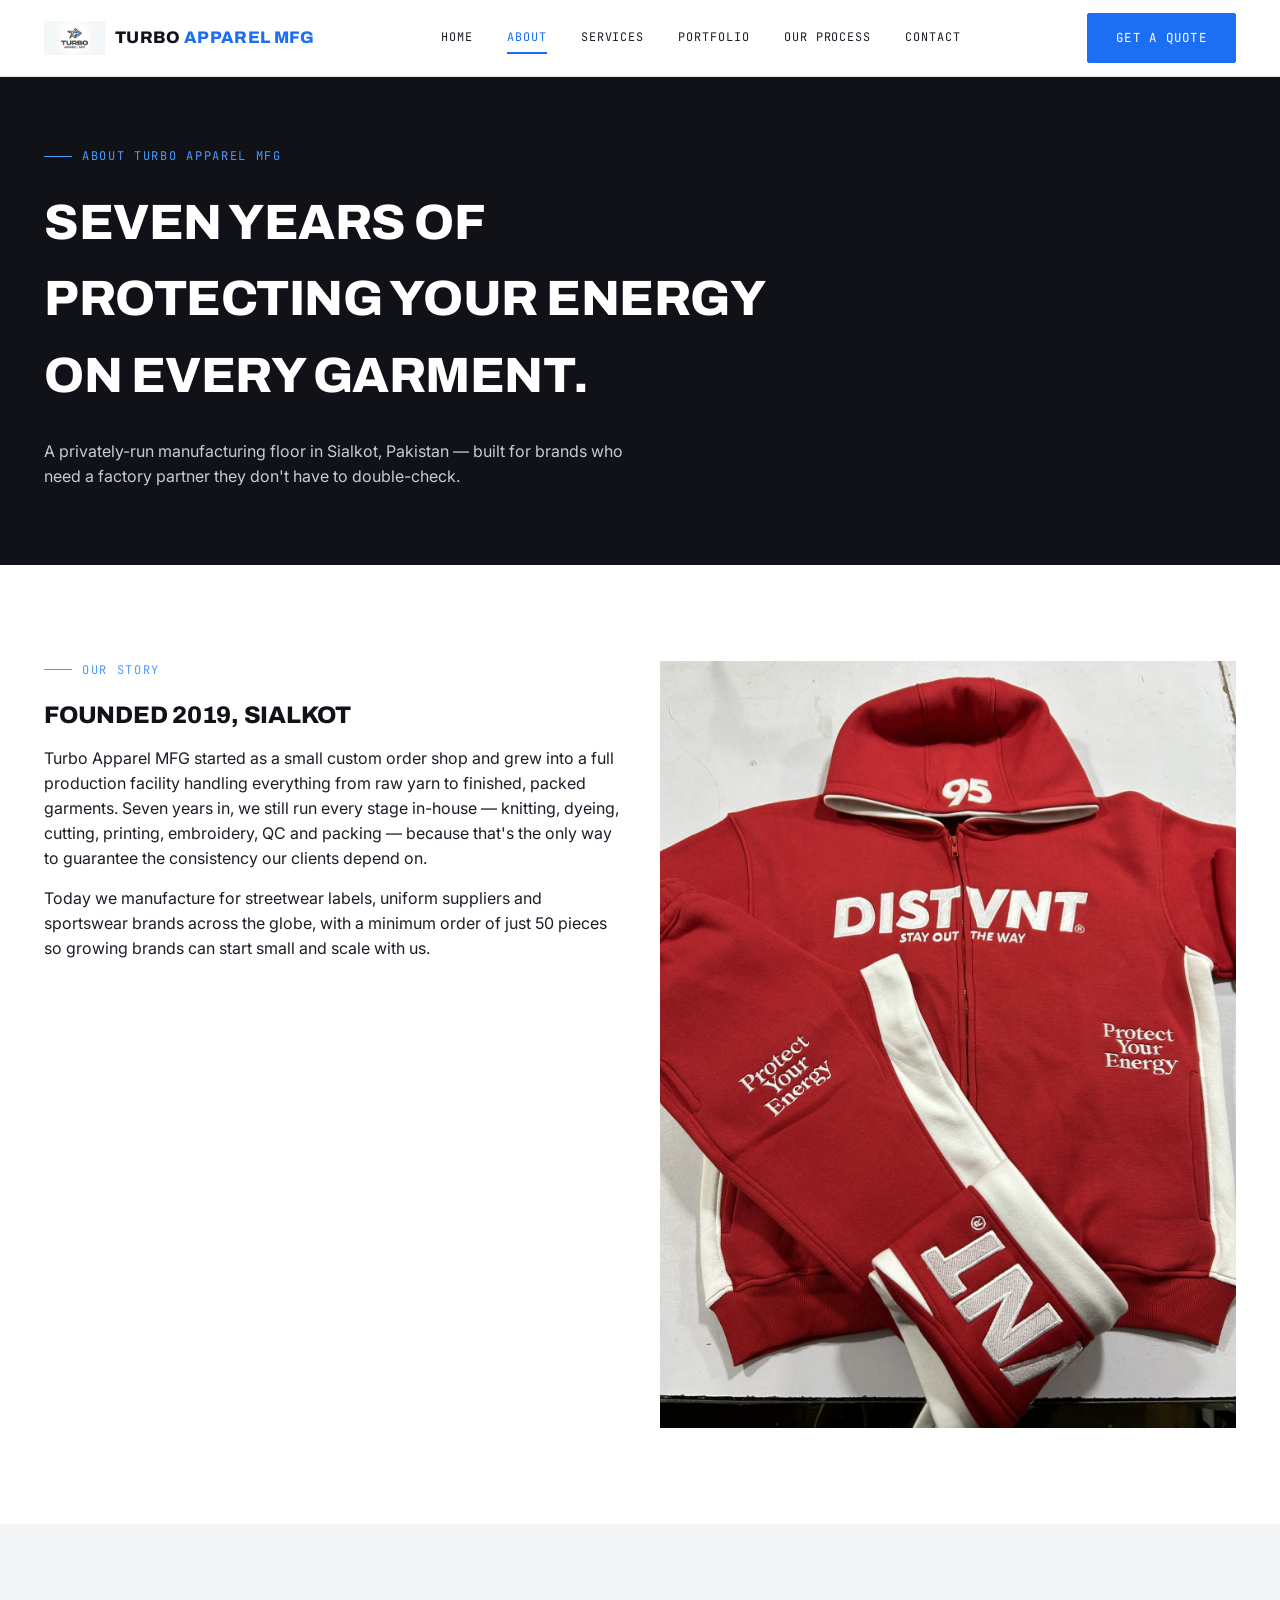
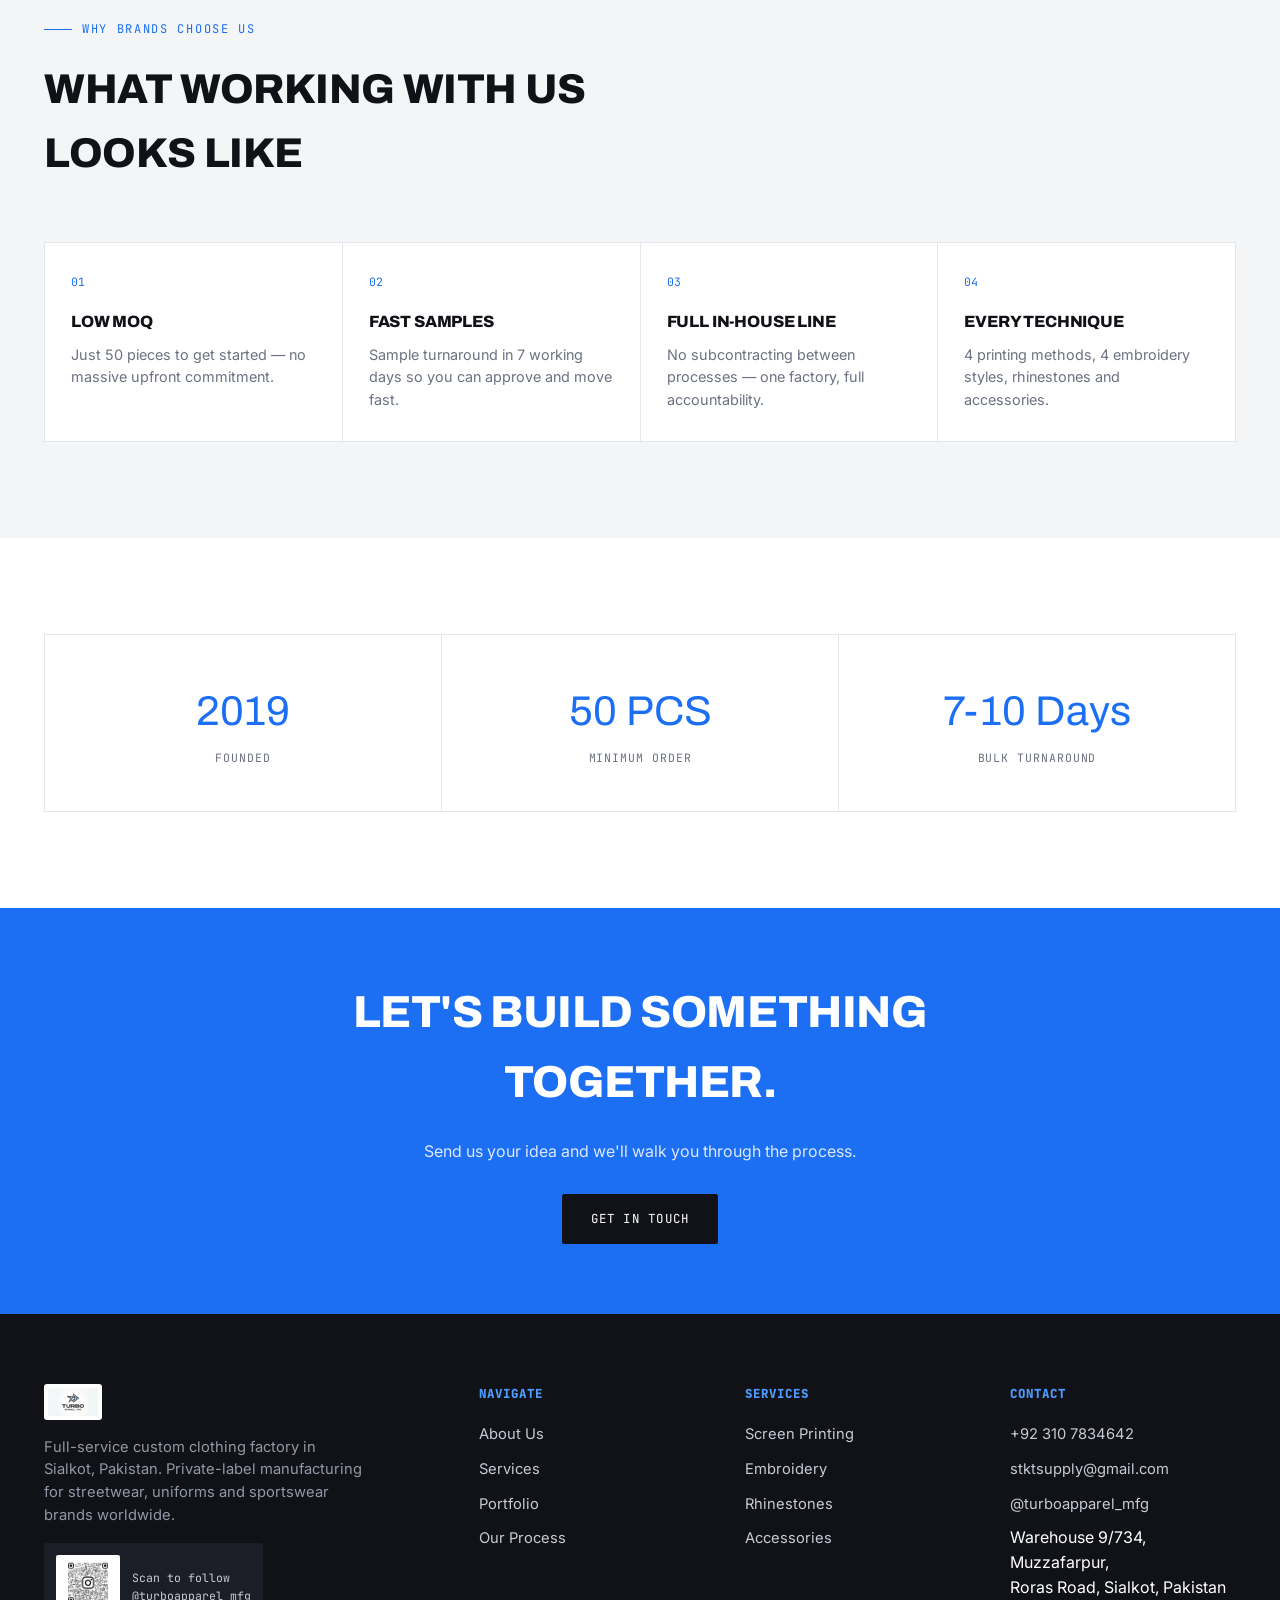
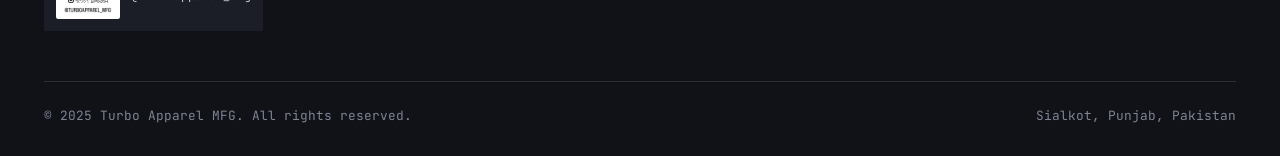
<file: about.html>
<!DOCTYPE html>
<html lang="en">
<head>
<meta charset="UTF-8">
<meta name="viewport" content="width=device-width, initial-scale=1.0">
<title>About Us — Turbo Apparel MFG</title>
<meta name="description" content="Turbo Apparel MFG has manufactured custom apparel from Sialkot, Pakistan since 2019 — full in-house production from fabric to finished product.">
<link rel="preconnect" href="https://fonts.googleapis.com">
<link href="https://fonts.googleapis.com/css2?family=Archivo:wght@700;800;900&family=Inter:wght@400;500;600;700&family=JetBrains+Mono:wght@400;500&display=swap" rel="stylesheet">
<link rel="stylesheet" href="styles.css">
</head>
<body>

<header class="site">
  <div class="container nav-wrap">
    <a href="index.html" class="brand">
      <img src="assets/logo/logo.jpg" alt="Turbo Apparel MFG logo">
      <span class="brand-name">TURBO <span>APPAREL MFG</span></span>
    </a>
    <nav class="main-links">
      <a href="index.html">Home</a>
      <a href="about.html" class="active">About</a>
      <a href="services.html">Services</a>
      <a href="portfolio.html">Portfolio</a>
      <a href="process.html">Our Process</a>
      <a href="contact.html">Contact</a>
    </nav>
    <div class="nav-cta">
      <a href="contact.html" class="btn btn-primary">Get A Quote</a>
      <button class="nav-toggle" aria-label="Menu"><span></span><span></span><span></span></button>
    </div>
  </div>
</header>

<section class="page-hero">
  <div class="container">
    <div class="eyebrow">About Turbo Apparel MFG</div>
    <h1>Seven years of<br>protecting your energy<br>on every garment.</h1>
    <p>A privately-run manufacturing floor in Sialkot, Pakistan — built for brands who need a factory partner they don't have to double-check.</p>
  </div>
</section>

<section>
  <div class="container grid-2">
    <div>
      <div class="eyebrow">Our Story</div>
      <h2>Founded 2019, Sialkot</h2>
      <p>Turbo Apparel MFG started as a small custom order shop and grew into a full production facility handling everything from raw yarn to finished, packed garments. Seven years in, we still run every stage in-house — knitting, dyeing, cutting, printing, embroidery, QC and packing — because that's the only way to guarantee the consistency our clients depend on.</p>
      <p>Today we manufacture for streetwear labels, uniform suppliers and sportswear brands across the globe, with a minimum order of just 50 pieces so growing brands can start small and scale with us.</p>
    </div>
    <div>
      <img src="assets/portfolio/distvnt-2.jpg" alt="Custom red DISTVNT tracksuit manufactured by Turbo Apparel MFG">
    </div>
  </div>
</section>

<section class="bg-off">
  <div class="container">
    <div class="section-head">
      <div class="eyebrow">Why Brands Choose Us</div>
      <h2>What working with us looks like</h2>
    </div>
    <div class="services-grid">
      <div class="service-card">
        <span class="service-num">01</span>
        <h3>Low MOQ</h3>
        <p>Just 50 pieces to get started — no massive upfront commitment.</p>
      </div>
      <div class="service-card">
        <span class="service-num">02</span>
        <h3>Fast Samples</h3>
        <p>Sample turnaround in 7 working days so you can approve and move fast.</p>
      </div>
      <div class="service-card">
        <span class="service-num">03</span>
        <h3>Full In-House Line</h3>
        <p>No subcontracting between processes — one factory, full accountability.</p>
      </div>
      <div class="service-card">
        <span class="service-num">04</span>
        <h3>Every Technique</h3>
        <p>4 printing methods, 4 embroidery styles, rhinestones and accessories.</p>
      </div>
    </div>
  </div>
</section>

<section>
  <div class="container">
    <div class="stat-strip">
      <div class="stat"><div class="num">2019</div><div class="label">Founded</div></div>
      <div class="stat"><div class="num">50 PCS</div><div class="label">Minimum Order</div></div>
      <div class="stat"><div class="num">7-10 Days</div><div class="label">Bulk Turnaround</div></div>
    </div>
  </div>
</section>

<div class="cta-band">
  <div class="container">
    <h2>Let's build something<br>together.</h2>
    <p>Send us your idea and we'll walk you through the process.</p>
    <a href="contact.html" class="btn btn-dark">Get In Touch</a>
  </div>
</div>

<footer class="site">
  <div class="container">
    <div class="footer-grid">
      <div class="footer-brand">
        <img src="assets/logo/logo.jpg" alt="Turbo Apparel MFG" style="height:36px;margin-bottom:16px;background:#fff;padding:4px;border-radius:3px;">
        <p>Full-service custom clothing factory in Sialkot, Pakistan. Private-label manufacturing for streetwear, uniforms and sportswear brands worldwide.</p>
        <div class="qr-box">
          <img src="assets/misc/instagram-qr.jpg" alt="Instagram QR code @turboapparel_mfg">
          <span>Scan to follow<br>@turboapparel_mfg</span>
        </div>
      </div>
      <div>
        <h4>Navigate</h4>
        <ul>
          <li><a href="about.html">About Us</a></li>
          <li><a href="services.html">Services</a></li>
          <li><a href="portfolio.html">Portfolio</a></li>
          <li><a href="process.html">Our Process</a></li>
        </ul>
      </div>
      <div>
        <h4>Services</h4>
        <ul>
          <li><a href="services.html">Screen Printing</a></li>
          <li><a href="services.html">Embroidery</a></li>
          <li><a href="services.html">Rhinestones</a></li>
          <li><a href="services.html">Accessories</a></li>
        </ul>
      </div>
      <div>
        <h4>Contact</h4>
        <ul>
          <li><a href="https://wa.me/923107834642">+92 310 7834642</a></li>
          <li><a href="mailto:stktsupply@gmail.com">stktsupply@gmail.com</a></li>
          <li><a href="https://instagram.com/turboapparel_mfg">@turboapparel_mfg</a></li>
          <li>Warehouse 9/734, Muzzafarpur,<br>Roras Road, Sialkot, Pakistan</li>
        </ul>
      </div>
    </div>
    <div class="footer-bottom">
      <span>© 2025 Turbo Apparel MFG. All rights reserved.</span>
      <span>Sialkot, Punjab, Pakistan</span>
    </div>
  </div>
</footer>

<script src="script.js"></script>
</body>
</html>
</file>
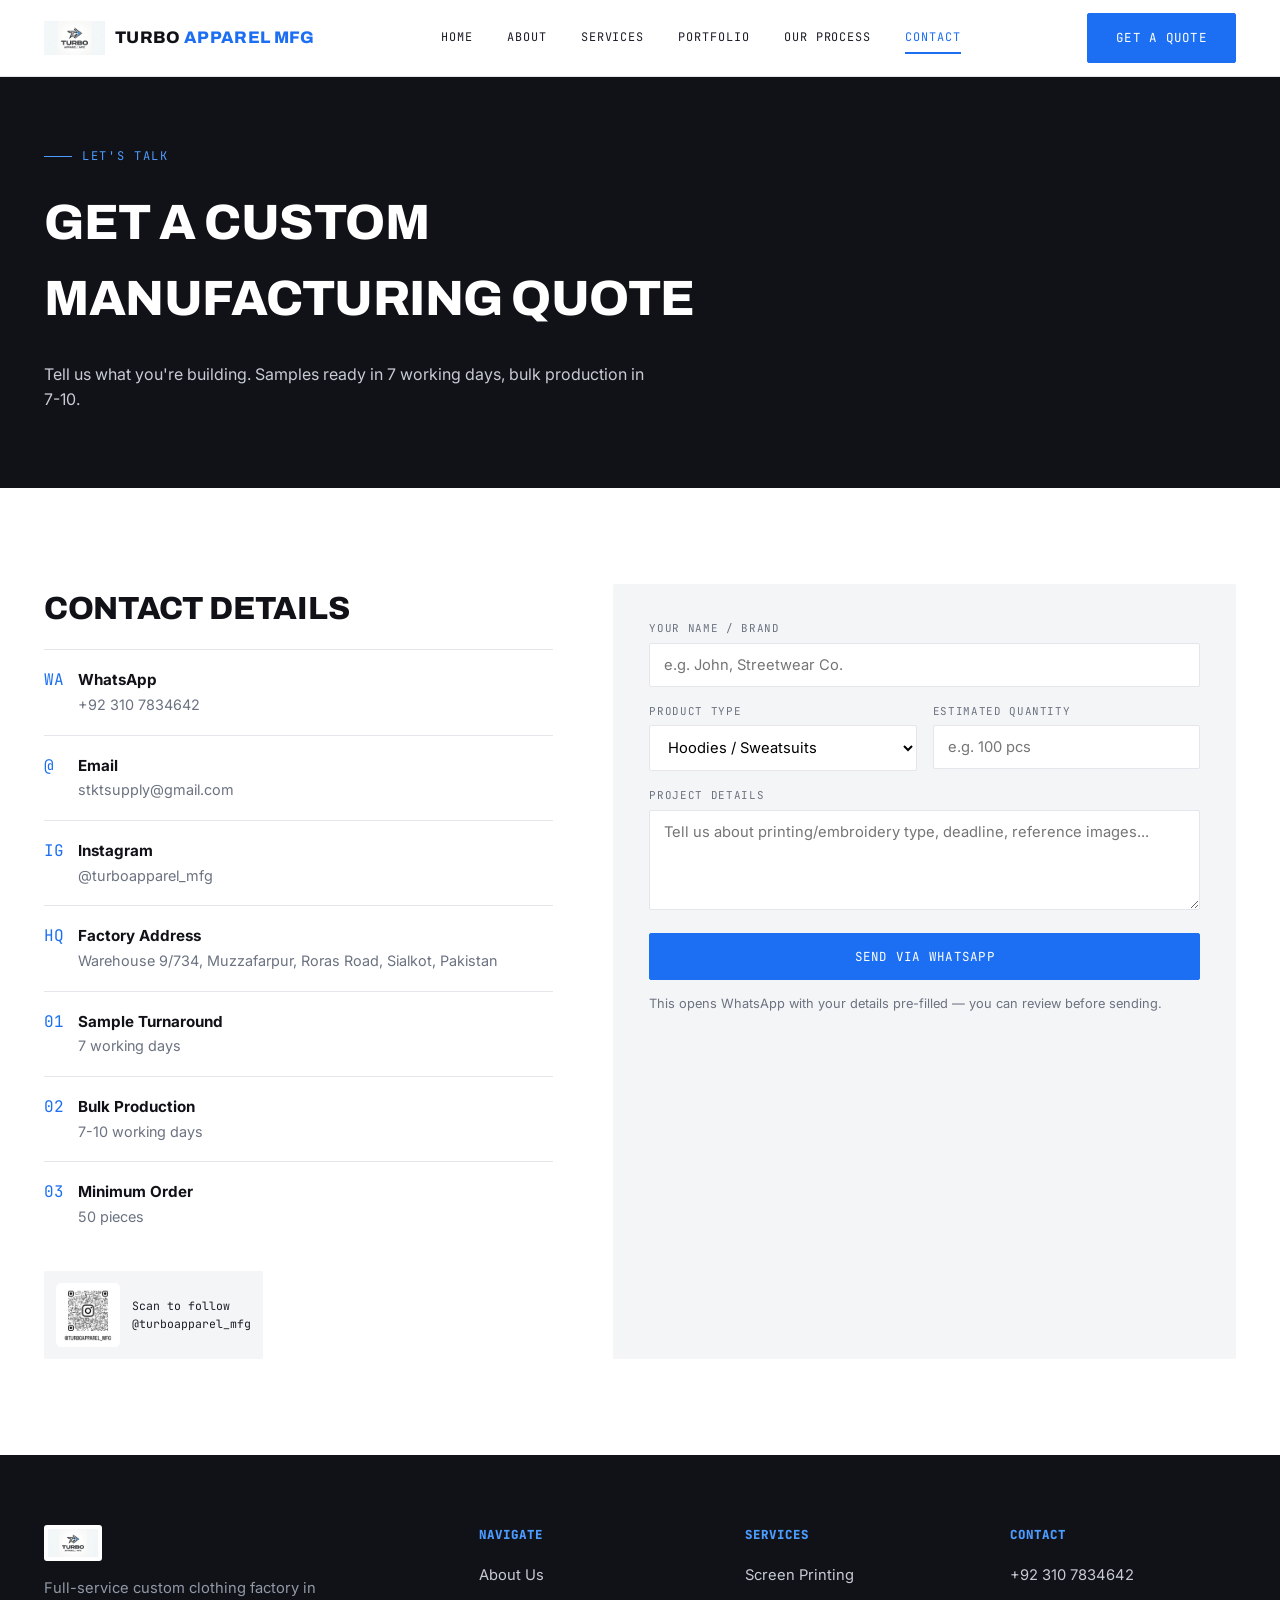
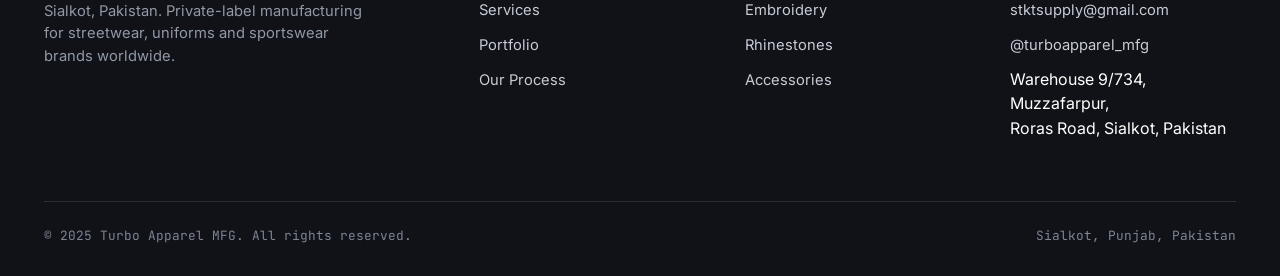
<file: contact.html>
<!DOCTYPE html>
<html lang="en">
<head>
<meta charset="UTF-8">
<meta name="viewport" content="width=device-width, initial-scale=1.0">
<title>Get A Quote — Turbo Apparel MFG</title>
<meta name="description" content="Request a custom manufacturing quote from Turbo Apparel MFG, Sialkot, Pakistan. WhatsApp, email or fill out our quote form.">
<link rel="preconnect" href="https://fonts.googleapis.com">
<link href="https://fonts.googleapis.com/css2?family=Archivo:wght@700;800;900&family=Inter:wght@400;500;600;700&family=JetBrains+Mono:wght@400;500&display=swap" rel="stylesheet">
<link rel="stylesheet" href="styles.css">
</head>
<body>

<header class="site">
  <div class="container nav-wrap">
    <a href="index.html" class="brand">
      <img src="assets/logo/logo.jpg" alt="Turbo Apparel MFG logo">
      <span class="brand-name">TURBO <span>APPAREL MFG</span></span>
    </a>
    <nav class="main-links">
      <a href="index.html">Home</a>
      <a href="about.html">About</a>
      <a href="services.html">Services</a>
      <a href="portfolio.html">Portfolio</a>
      <a href="process.html">Our Process</a>
      <a href="contact.html" class="active">Contact</a>
    </nav>
    <div class="nav-cta">
      <a href="contact.html" class="btn btn-primary">Get A Quote</a>
      <button class="nav-toggle" aria-label="Menu"><span></span><span></span><span></span></button>
    </div>
  </div>
</header>

<section class="page-hero">
  <div class="container">
    <div class="eyebrow">Let's Talk</div>
    <h1>Get a custom<br>manufacturing quote</h1>
    <p>Tell us what you're building. Samples ready in 7 working days, bulk production in 7-10.</p>
  </div>
</section>

<section>
  <div class="container quote-wrap">
    <div class="quote-info">
      <h2>Contact Details</h2>
      <div class="info-row">
        <div class="ico">WA</div>
        <div><b>WhatsApp</b><span><a href="https://wa.me/923107834642">+92 310 7834642</a></span></div>
      </div>
      <div class="info-row">
        <div class="ico">@</div>
        <div><b>Email</b><span><a href="mailto:stktsupply@gmail.com">stktsupply@gmail.com</a></span></div>
      </div>
      <div class="info-row">
        <div class="ico">IG</div>
        <div><b>Instagram</b><span><a href="https://instagram.com/turboapparel_mfg">@turboapparel_mfg</a></span></div>
      </div>
      <div class="info-row">
        <div class="ico">HQ</div>
        <div><b>Factory Address</b><span>Warehouse 9/734, Muzzafarpur, Roras Road, Sialkot, Pakistan</span></div>
      </div>
      <div class="info-row">
        <div class="ico">01</div>
        <div><b>Sample Turnaround</b><span>7 working days</span></div>
      </div>
      <div class="info-row">
        <div class="ico">02</div>
        <div><b>Bulk Production</b><span>7-10 working days</span></div>
      </div>
      <div class="info-row">
        <div class="ico">03</div>
        <div><b>Minimum Order</b><span>50 pieces</span></div>
      </div>
      <div class="qr-box" style="background:var(--off);margin-top:24px;">
        <img src="assets/misc/instagram-qr.jpg" alt="Instagram QR code @turboapparel_mfg">
        <span style="color:var(--ink-soft);">Scan to follow<br>@turboapparel_mfg</span>
      </div>
    </div>

    <form class="quote-form" id="quoteForm">
      <div class="form-row full">
        <div>
          <label for="q-name">Your Name / Brand</label>
          <input type="text" id="q-name" placeholder="e.g. John, Streetwear Co." required>
        </div>
      </div>
      <div class="form-row">
        <div>
          <label for="q-product">Product Type</label>
          <select id="q-product">
            <option>Hoodies / Sweatsuits</option>
            <option>Uniforms / Workwear</option>
            <option>Sportswear / Activewear</option>
            <option>T-Shirts</option>
            <option>Trucker Hats</option>
            <option>Socks</option>
            <option>Gloves</option>
            <option>Other</option>
          </select>
        </div>
        <div>
          <label for="q-qty">Estimated Quantity</label>
          <input type="text" id="q-qty" placeholder="e.g. 100 pcs">
        </div>
      </div>
      <div class="form-row full">
        <div>
          <label for="q-message">Project Details</label>
          <textarea id="q-message" placeholder="Tell us about printing/embroidery type, deadline, reference images..."></textarea>
        </div>
      </div>
      <button type="submit" class="btn btn-primary" style="width:100%;justify-content:center;">Send Via WhatsApp</button>
      <p style="font-size:.8rem;color:var(--text-muted);margin-top:14px;margin-bottom:0;">This opens WhatsApp with your details pre-filled — you can review before sending.</p>
    </form>
  </div>
</section>

<footer class="site">
  <div class="container">
    <div class="footer-grid">
      <div class="footer-brand">
        <img src="assets/logo/logo.jpg" alt="Turbo Apparel MFG" style="height:36px;margin-bottom:16px;background:#fff;padding:4px;border-radius:3px;">
        <p>Full-service custom clothing factory in Sialkot, Pakistan. Private-label manufacturing for streetwear, uniforms and sportswear brands worldwide.</p>
      </div>
      <div>
        <h4>Navigate</h4>
        <ul>
          <li><a href="about.html">About Us</a></li>
          <li><a href="services.html">Services</a></li>
          <li><a href="portfolio.html">Portfolio</a></li>
          <li><a href="process.html">Our Process</a></li>
        </ul>
      </div>
      <div>
        <h4>Services</h4>
        <ul>
          <li><a href="services.html">Screen Printing</a></li>
          <li><a href="services.html">Embroidery</a></li>
          <li><a href="services.html">Rhinestones</a></li>
          <li><a href="services.html">Accessories</a></li>
        </ul>
      </div>
      <div>
        <h4>Contact</h4>
        <ul>
          <li><a href="https://wa.me/923107834642">+92 310 7834642</a></li>
          <li><a href="mailto:stktsupply@gmail.com">stktsupply@gmail.com</a></li>
          <li><a href="https://instagram.com/turboapparel_mfg">@turboapparel_mfg</a></li>
          <li>Warehouse 9/734, Muzzafarpur,<br>Roras Road, Sialkot, Pakistan</li>
        </ul>
      </div>
    </div>
    <div class="footer-bottom">
      <span>© 2025 Turbo Apparel MFG. All rights reserved.</span>
      <span>Sialkot, Punjab, Pakistan</span>
    </div>
  </div>
</footer>

<script src="script.js"></script>
</body>
</html>
</file>
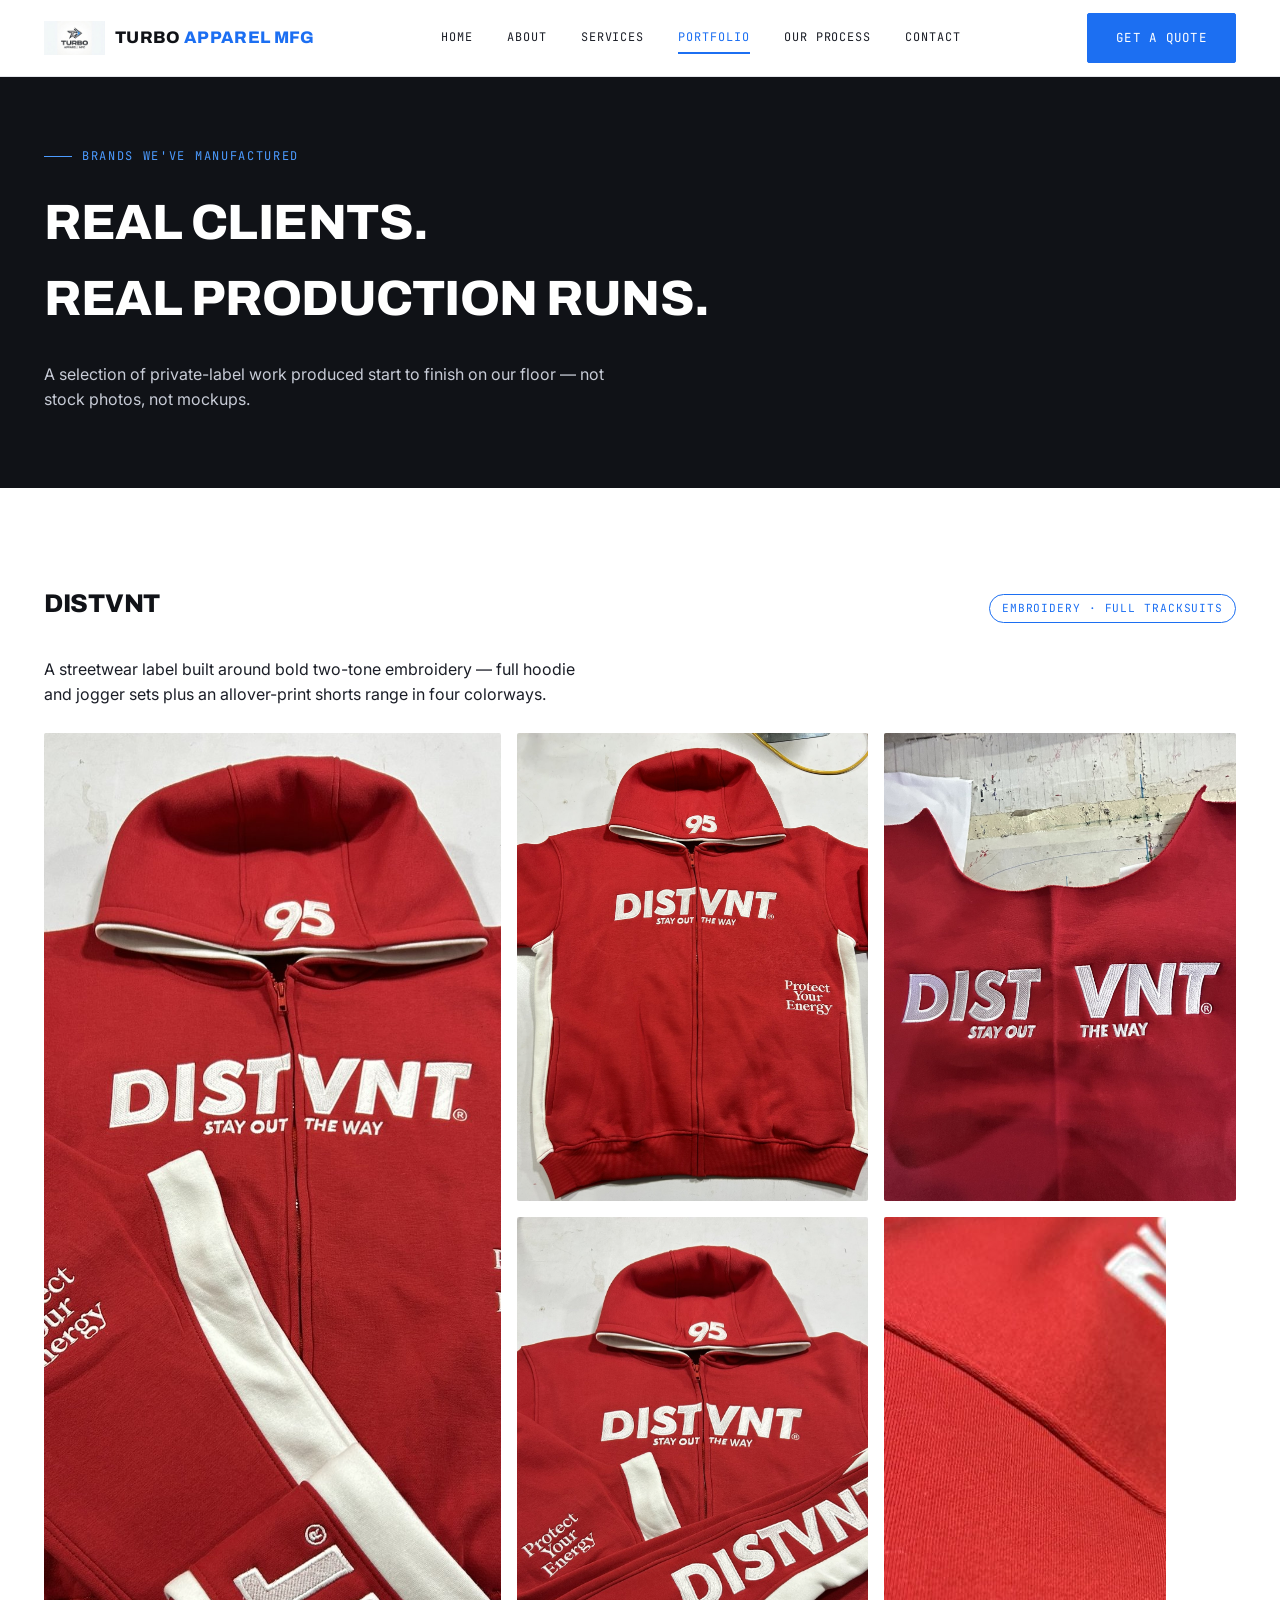
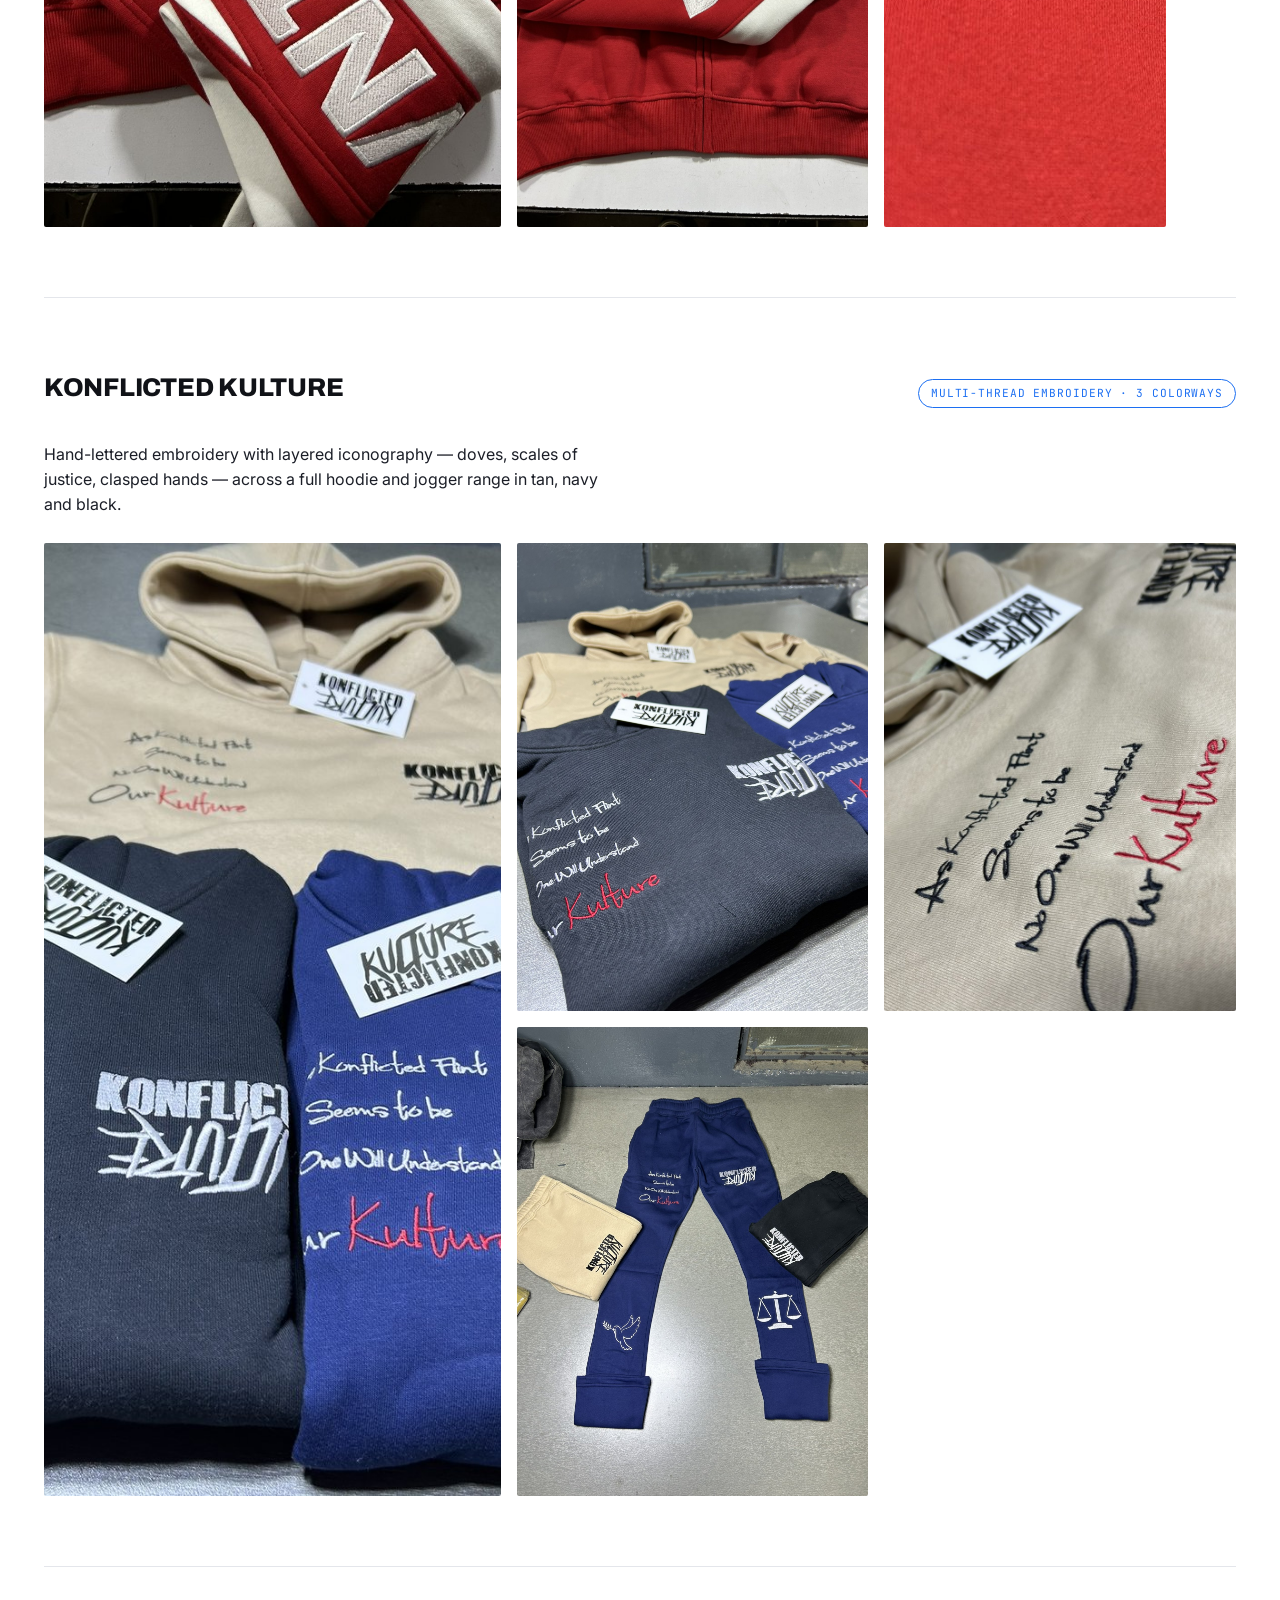
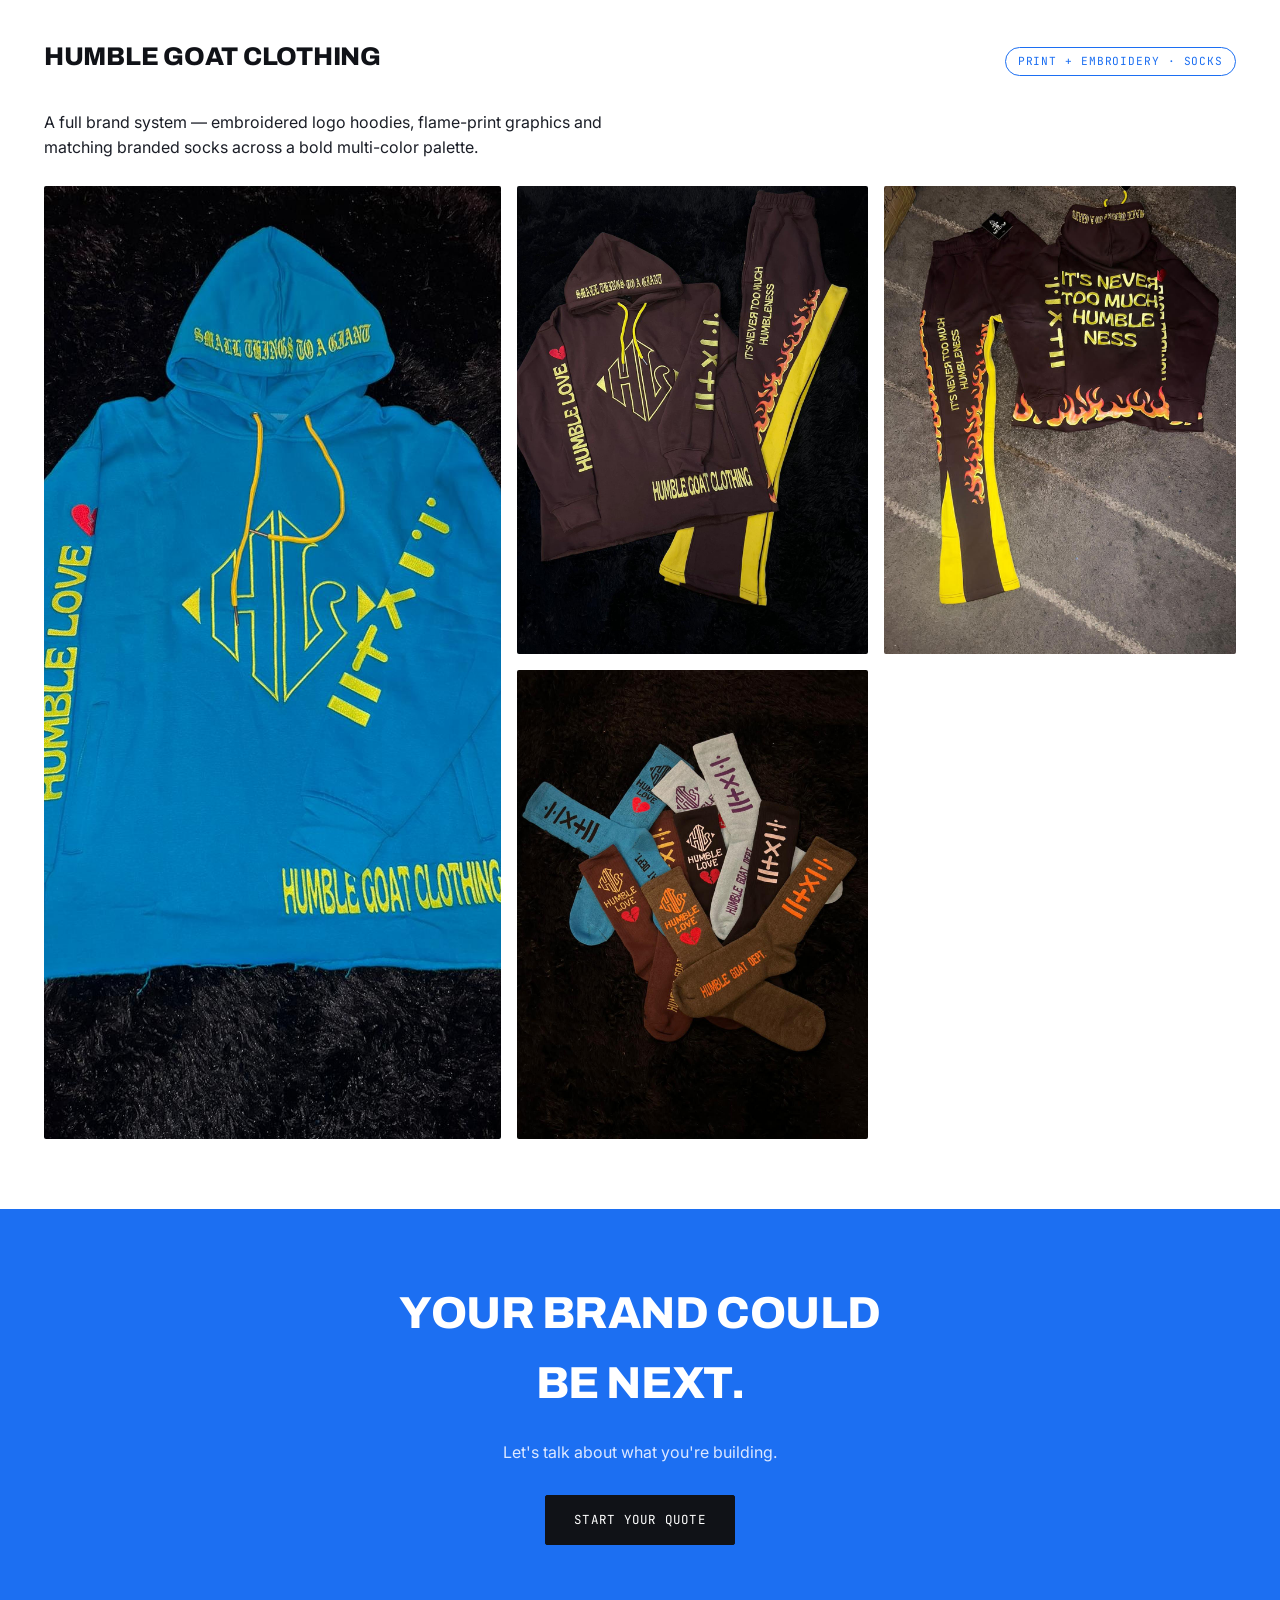
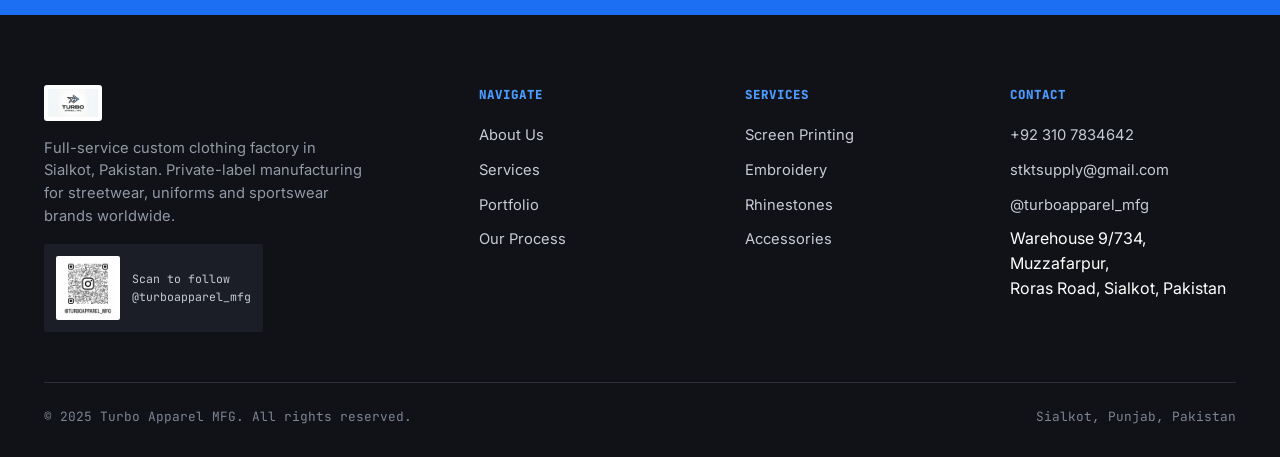
<file: portfolio.html>
<!DOCTYPE html>
<html lang="en">
<head>
<meta charset="UTF-8">
<meta name="viewport" content="width=device-width, initial-scale=1.0">
<title>Portfolio — Turbo Apparel MFG</title>
<meta name="description" content="Real private-label brands manufactured by Turbo Apparel MFG — DISTVNT, Konflicted Kulture, Humble Goat Clothing and more.">
<link rel="preconnect" href="https://fonts.googleapis.com">
<link href="https://fonts.googleapis.com/css2?family=Archivo:wght@700;800;900&family=Inter:wght@400;500;600;700&family=JetBrains+Mono:wght@400;500&display=swap" rel="stylesheet">
<link rel="stylesheet" href="styles.css">
</head>
<body>

<header class="site">
  <div class="container nav-wrap">
    <a href="index.html" class="brand">
      <img src="assets/logo/logo.jpg" alt="Turbo Apparel MFG logo">
      <span class="brand-name">TURBO <span>APPAREL MFG</span></span>
    </a>
    <nav class="main-links">
      <a href="index.html">Home</a>
      <a href="about.html">About</a>
      <a href="services.html">Services</a>
      <a href="portfolio.html" class="active">Portfolio</a>
      <a href="process.html">Our Process</a>
      <a href="contact.html">Contact</a>
    </nav>
    <div class="nav-cta">
      <a href="contact.html" class="btn btn-primary">Get A Quote</a>
      <button class="nav-toggle" aria-label="Menu"><span></span><span></span><span></span></button>
    </div>
  </div>
</header>

<section class="page-hero">
  <div class="container">
    <div class="eyebrow">Brands We've Manufactured</div>
    <h1>Real clients.<br>Real production runs.</h1>
    <p>A selection of private-label work produced start to finish on our floor — not stock photos, not mockups.</p>
  </div>
</section>

<section style="padding-bottom:0;">
  <div class="container">

    <div class="brand-block" style="border-top:none;padding-top:0;">
      <div class="brand-head">
        <h3>DISTVNT</h3>
        <span class="tag-pill">Embroidery · Full Tracksuits</span>
      </div>
      <p style="max-width:560px;margin-bottom:26px;">A streetwear label built around bold two-tone embroidery — full hoodie and jogger sets plus an allover-print shorts range in four colorways.</p>
      <div class="brand-photos">
        <img class="tall" src="assets/portfolio/distvnt-2.jpg" alt="DISTVNT red hoodie and jogger set">
        <img src="assets/portfolio/distvnt-1.jpg" alt="DISTVNT hoodie flat lay">
        <img src="assets/portfolio/distvnt-macro.jpg" alt="DISTVNT embroidery macro detail">
        <img src="assets/portfolio/distvnt-3.jpg" alt="DISTVNT full sweatsuit set">
        <img src="assets/portfolio/distvnt-shorts.jpg" alt="DISTVNT allover print shorts in four colorways">
      </div>
    </div>

    <div class="brand-block">
      <div class="brand-head">
        <h3>Konflicted Kulture</h3>
        <span class="tag-pill">Multi-Thread Embroidery · 3 Colorways</span>
      </div>
      <p style="max-width:560px;margin-bottom:26px;">Hand-lettered embroidery with layered iconography — doves, scales of justice, clasped hands — across a full hoodie and jogger range in tan, navy and black.</p>
      <div class="brand-photos">
        <img class="tall" src="assets/portfolio/kk-1.jpg" alt="Konflicted Kulture hoodie collection, three colorways">
        <img src="assets/portfolio/kk-2.jpg" alt="Konflicted Kulture folded hoodies with hang tags">
        <img src="assets/portfolio/kk-macro.jpg" alt="Konflicted Kulture embroidery macro detail">
        <img src="assets/portfolio/kk-3.jpg" alt="Konflicted Kulture jogger with dove and scales embroidery">
      </div>
    </div>

    <div class="brand-block">
      <div class="brand-head">
        <h3>Humble Goat Clothing</h3>
        <span class="tag-pill">Print + Embroidery · Socks</span>
      </div>
      <p style="max-width:560px;margin-bottom:26px;">A full brand system — embroidered logo hoodies, flame-print graphics and matching branded socks across a bold multi-color palette.</p>
      <div class="brand-photos">
        <img class="tall" src="assets/portfolio/hgc-2.jpg" alt="Humble Goat Clothing blue embroidered hoodie">
        <img src="assets/portfolio/hgc-1.jpg" alt="Humble Goat Clothing brown and yellow tracksuit">
        <img src="assets/portfolio/hgc-3.jpg" alt="Humble Goat Clothing flame print tracksuit">
        <img src="assets/portfolio/hgc-socks.jpg" alt="Humble Goat Clothing custom branded socks">
      </div>
    </div>

  </div>
</section>

<div class="cta-band">
  <div class="container">
    <h2>Your brand could<br>be next.</h2>
    <p>Let's talk about what you're building.</p>
    <a href="contact.html" class="btn btn-dark">Start Your Quote</a>
  </div>
</div>

<footer class="site">
  <div class="container">
    <div class="footer-grid">
      <div class="footer-brand">
        <img src="assets/logo/logo.jpg" alt="Turbo Apparel MFG" style="height:36px;margin-bottom:16px;background:#fff;padding:4px;border-radius:3px;">
        <p>Full-service custom clothing factory in Sialkot, Pakistan. Private-label manufacturing for streetwear, uniforms and sportswear brands worldwide.</p>
        <div class="qr-box">
          <img src="assets/misc/instagram-qr.jpg" alt="Instagram QR code @turboapparel_mfg">
          <span>Scan to follow<br>@turboapparel_mfg</span>
        </div>
      </div>
      <div>
        <h4>Navigate</h4>
        <ul>
          <li><a href="about.html">About Us</a></li>
          <li><a href="services.html">Services</a></li>
          <li><a href="portfolio.html">Portfolio</a></li>
          <li><a href="process.html">Our Process</a></li>
        </ul>
      </div>
      <div>
        <h4>Services</h4>
        <ul>
          <li><a href="services.html">Screen Printing</a></li>
          <li><a href="services.html">Embroidery</a></li>
          <li><a href="services.html">Rhinestones</a></li>
          <li><a href="services.html">Accessories</a></li>
        </ul>
      </div>
      <div>
        <h4>Contact</h4>
        <ul>
          <li><a href="https://wa.me/923107834642">+92 310 7834642</a></li>
          <li><a href="mailto:stktsupply@gmail.com">stktsupply@gmail.com</a></li>
          <li><a href="https://instagram.com/turboapparel_mfg">@turboapparel_mfg</a></li>
          <li>Warehouse 9/734, Muzzafarpur,<br>Roras Road, Sialkot, Pakistan</li>
        </ul>
      </div>
    </div>
    <div class="footer-bottom">
      <span>© 2025 Turbo Apparel MFG. All rights reserved.</span>
      <span>Sialkot, Punjab, Pakistan</span>
    </div>
  </div>
</footer>

<script src="script.js"></script>
</body>
</html>
</file>
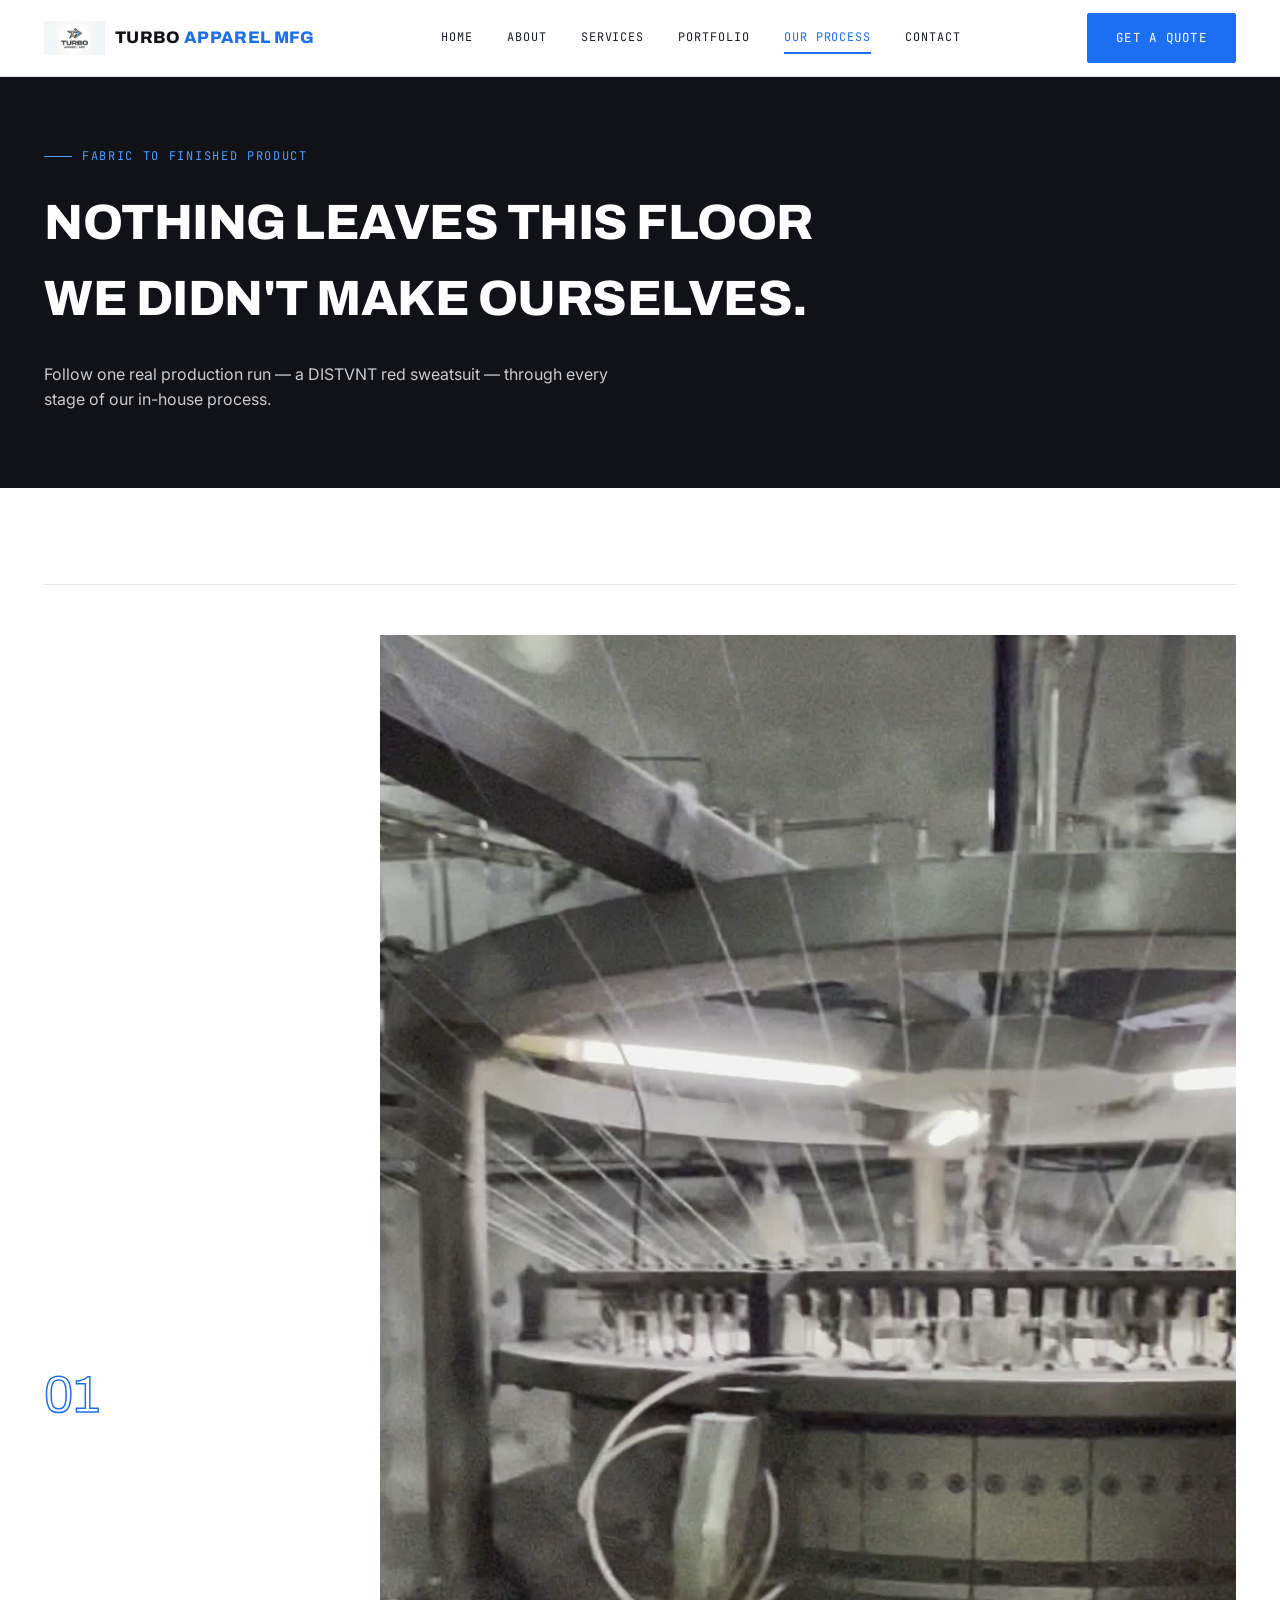
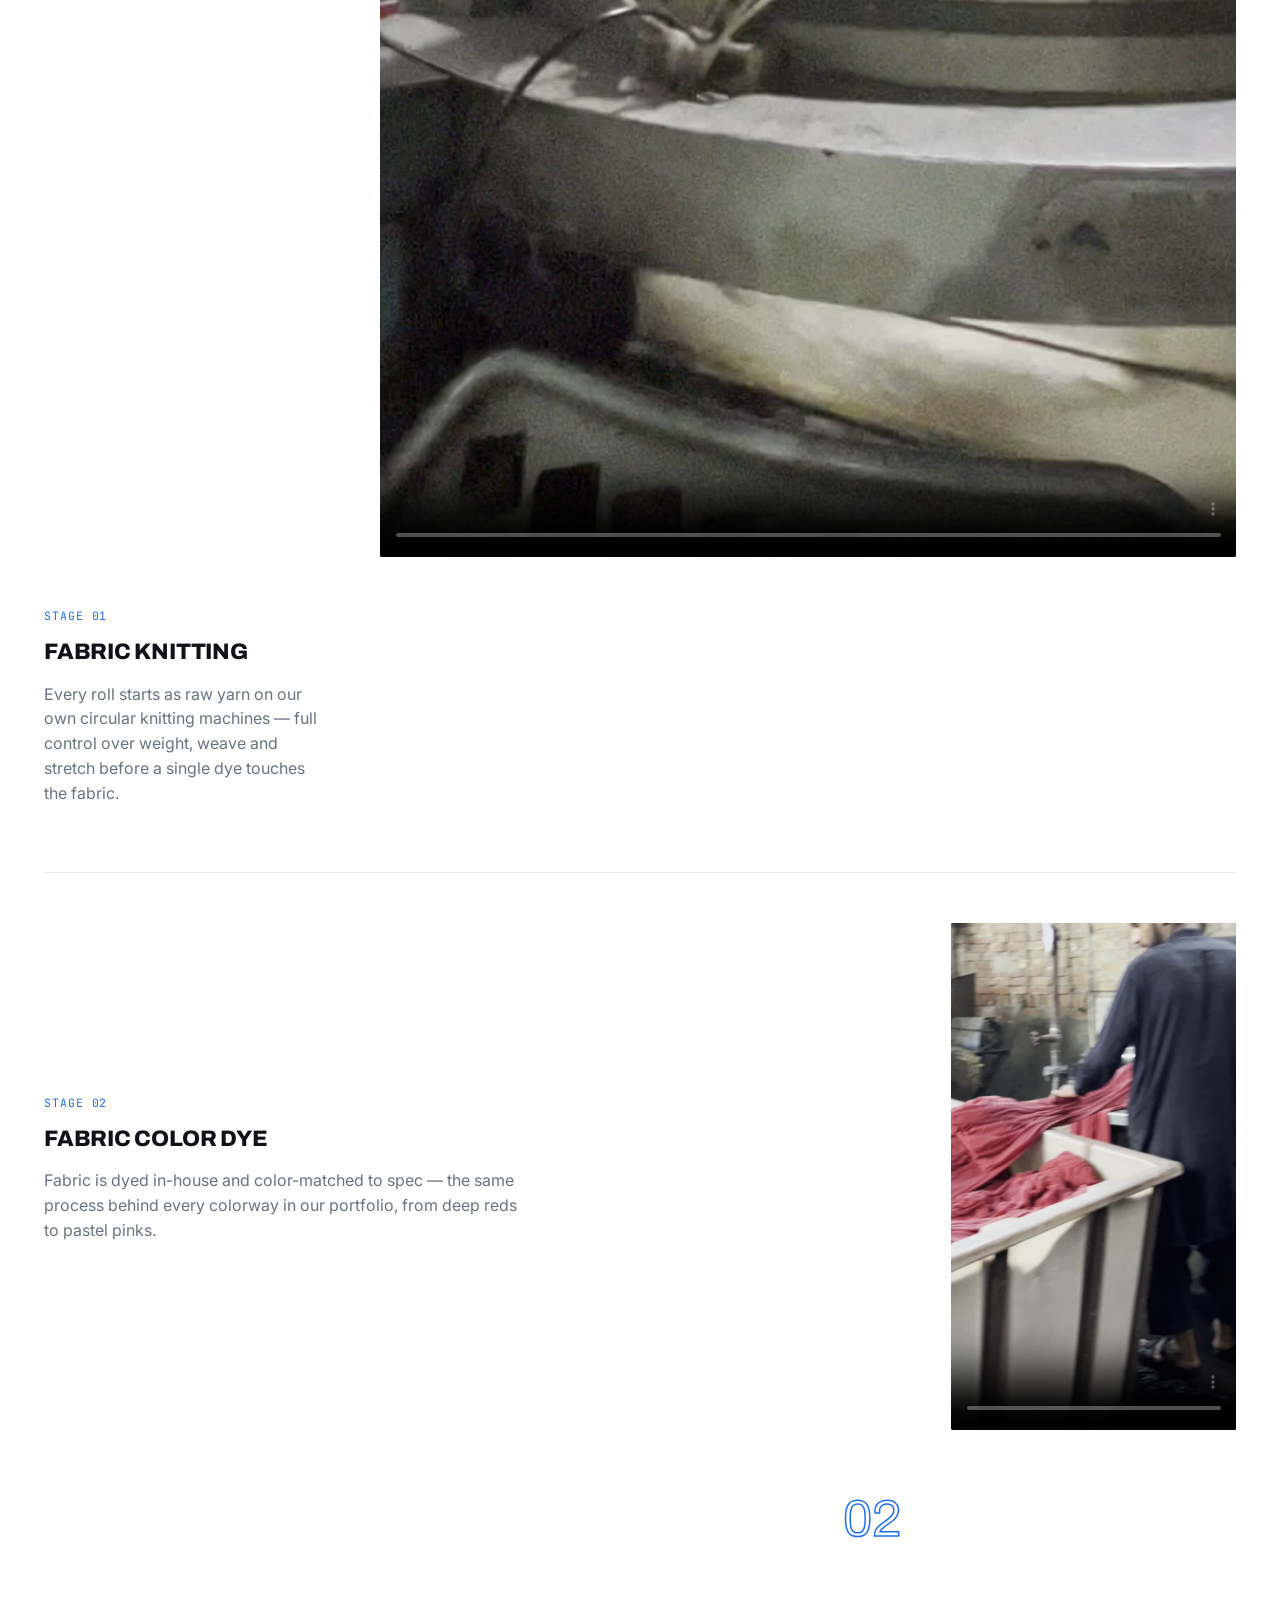
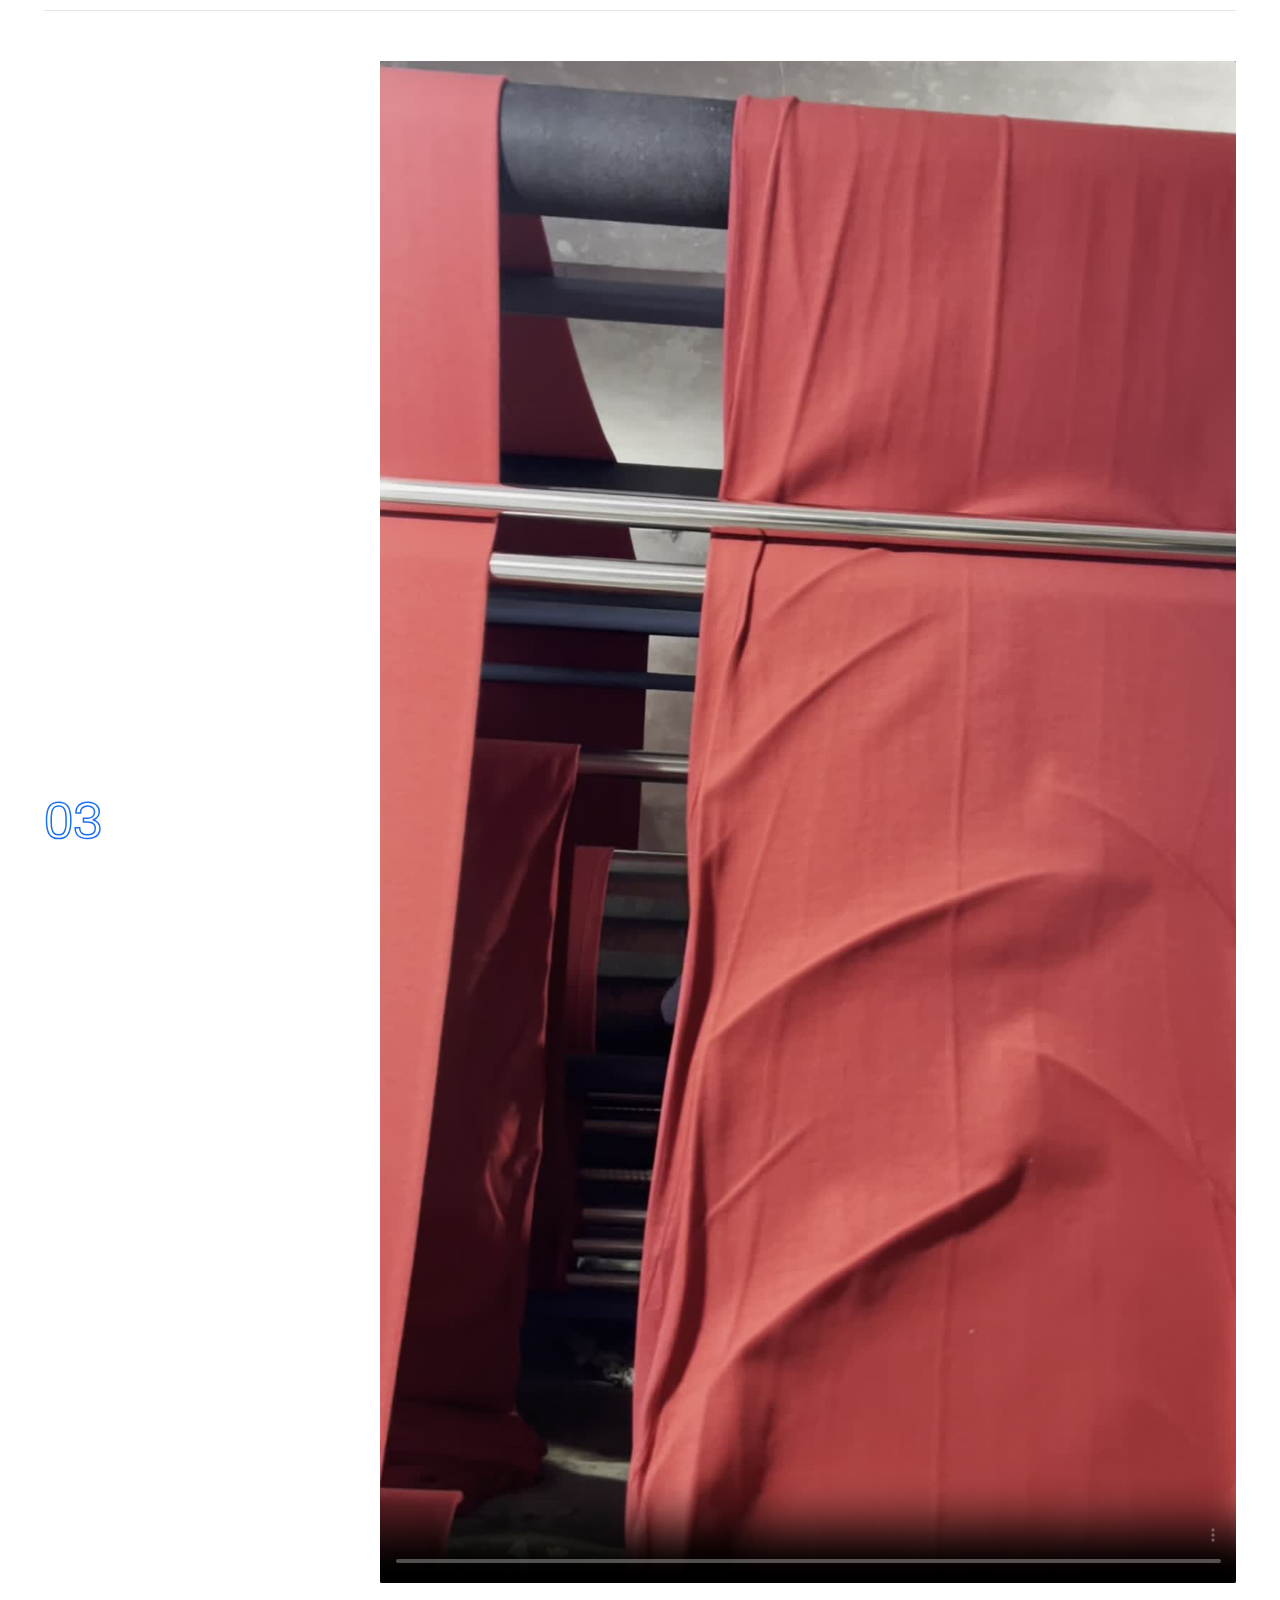
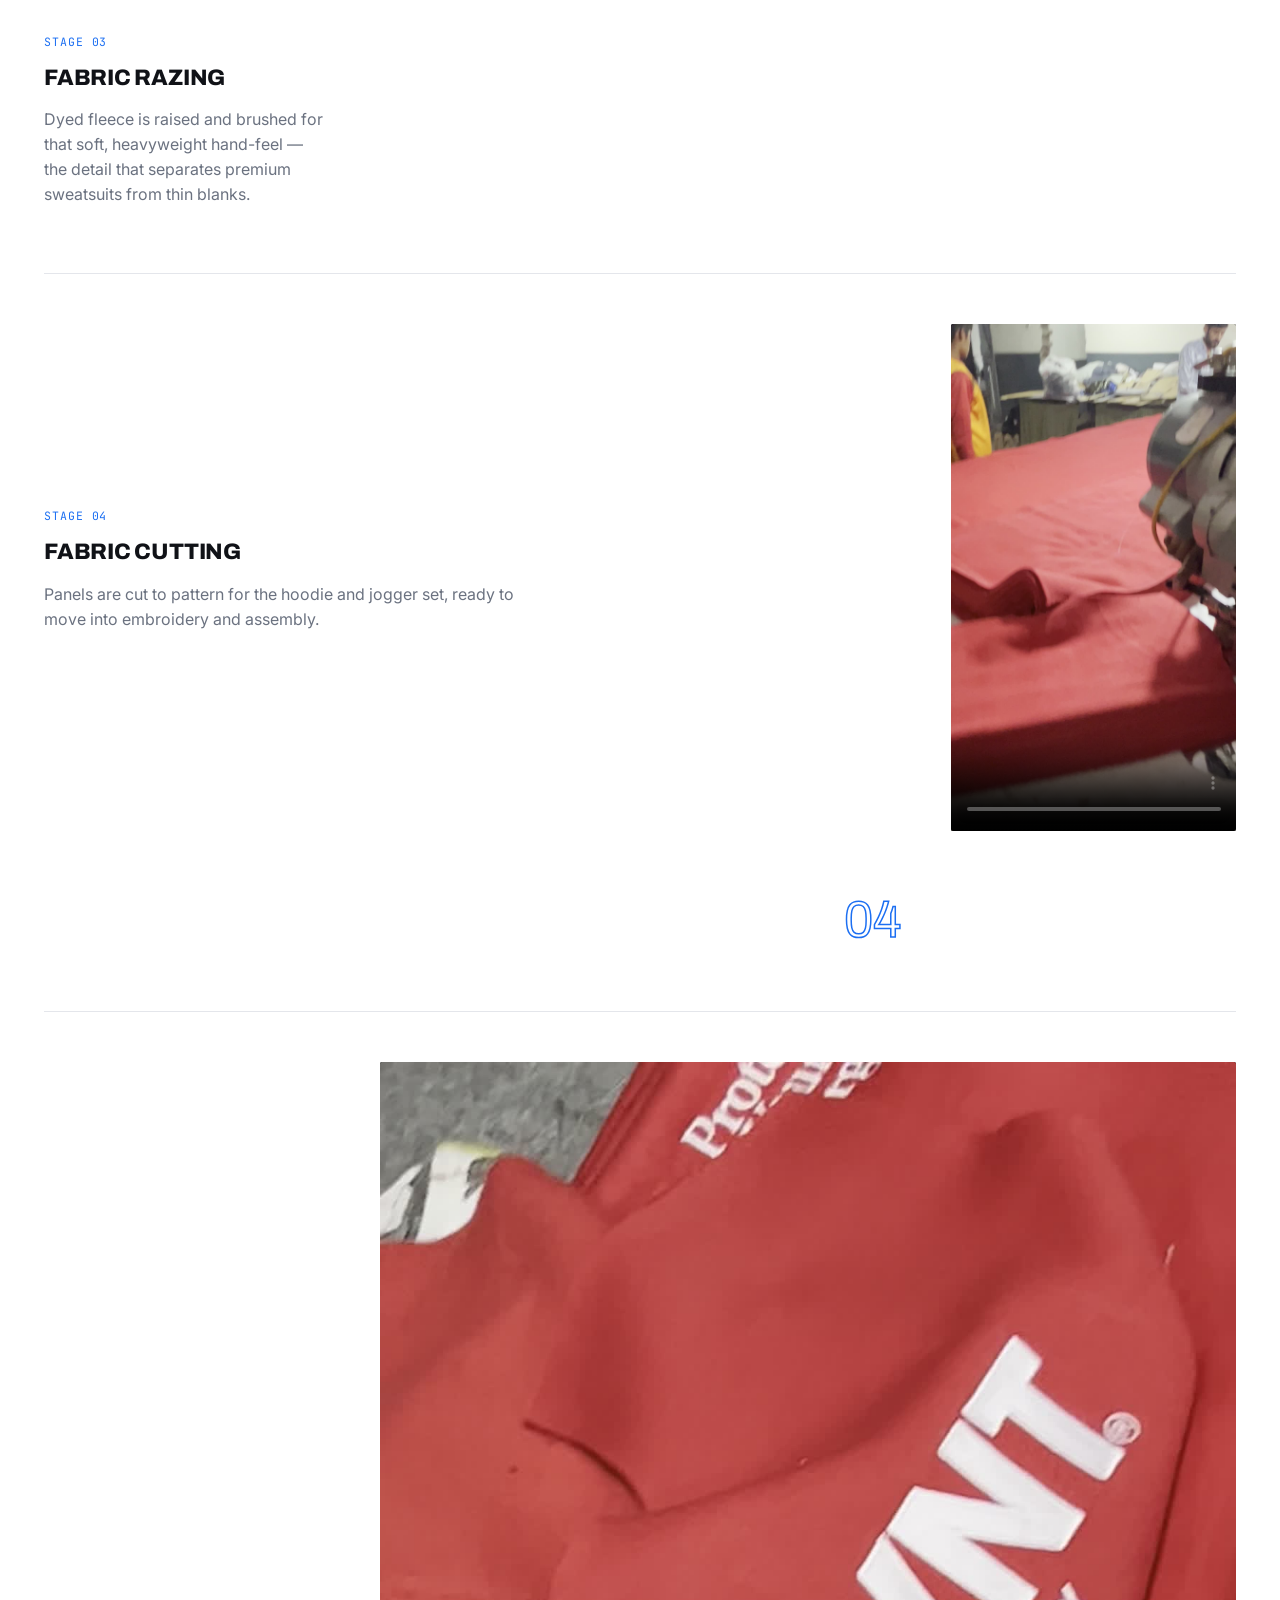
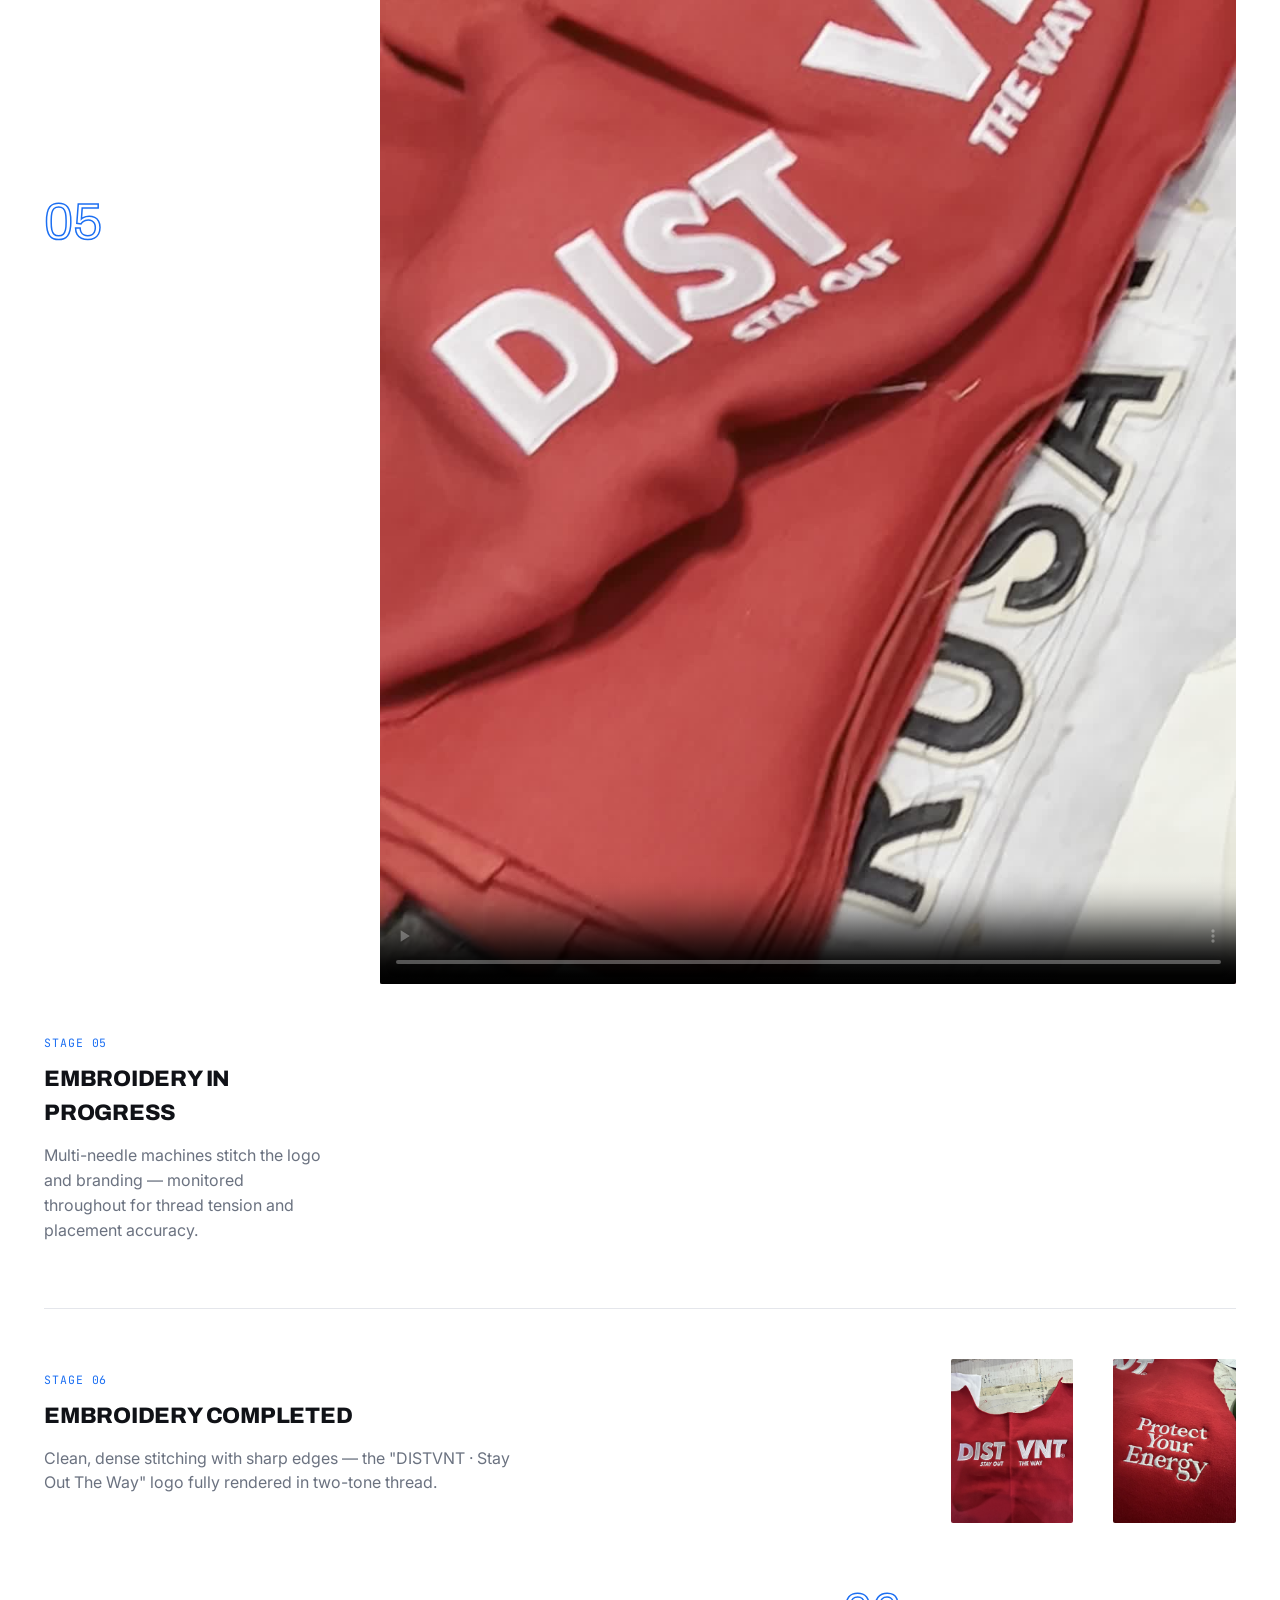
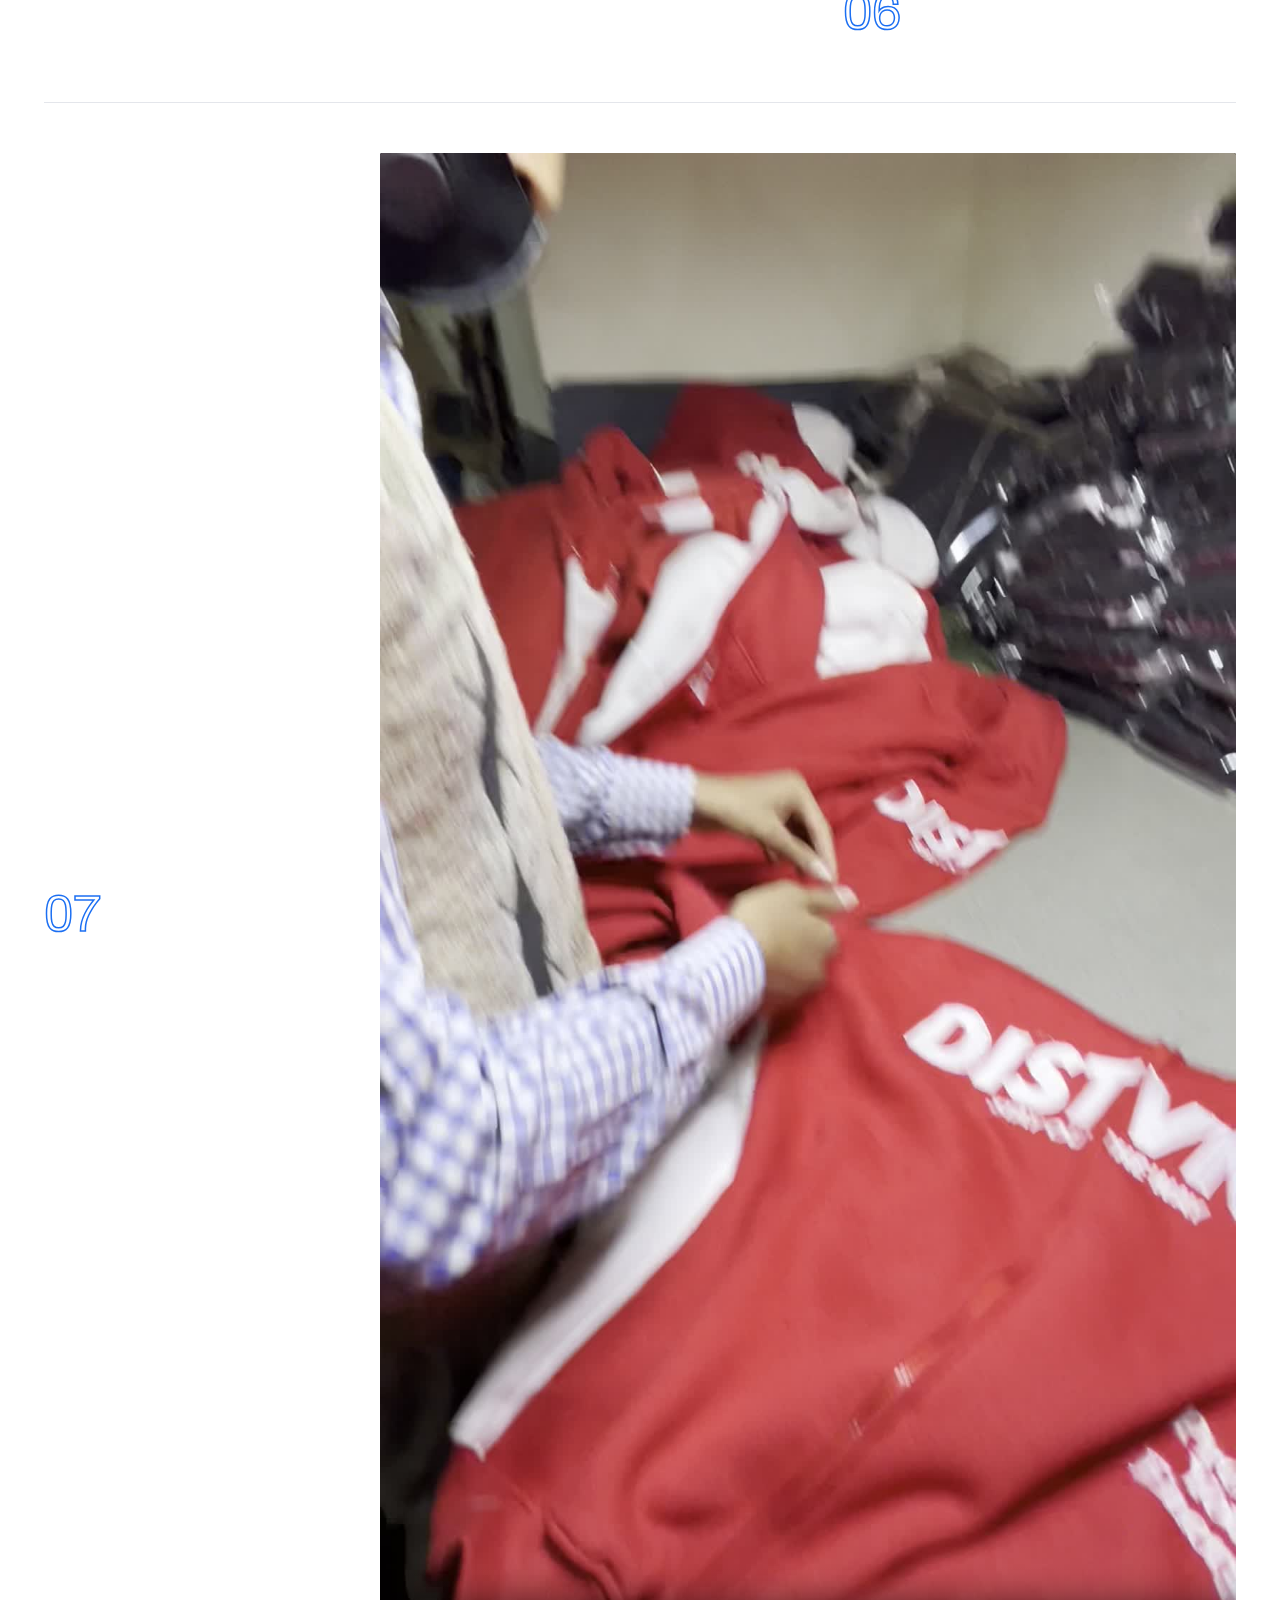
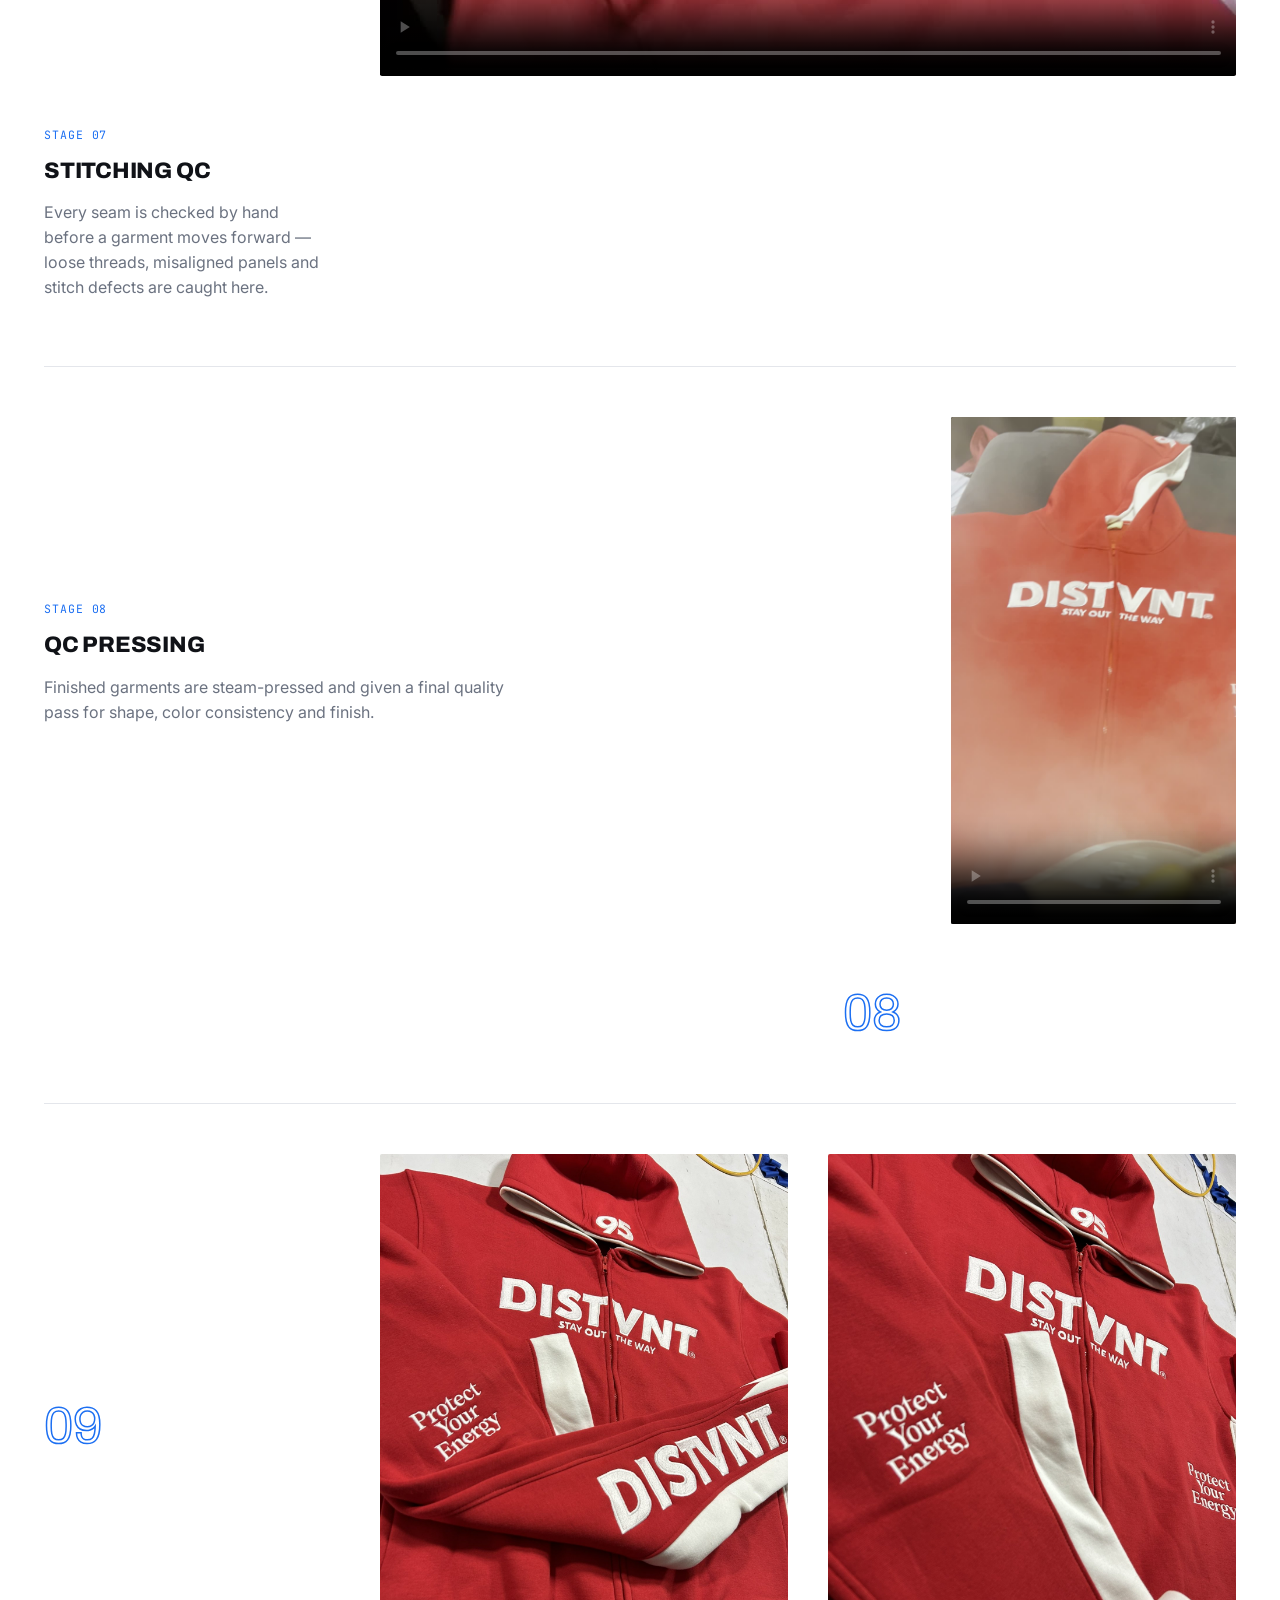
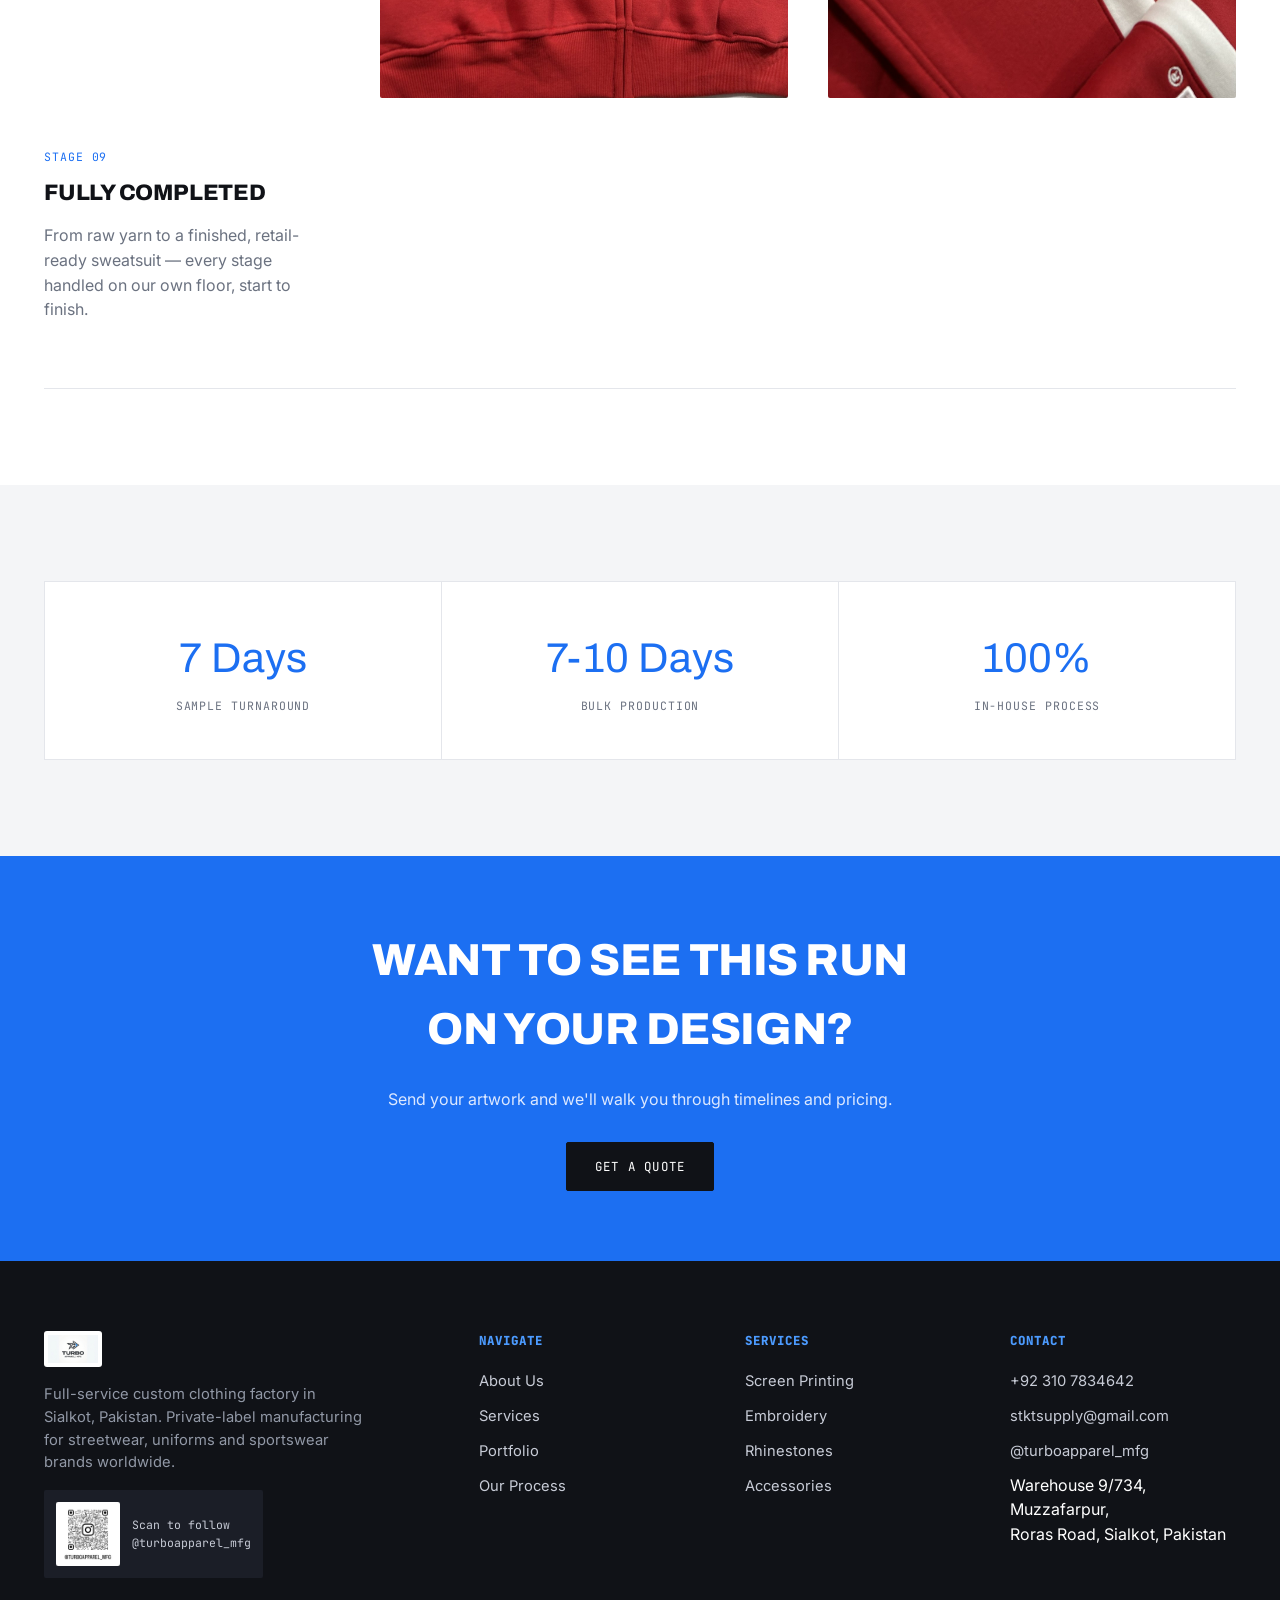
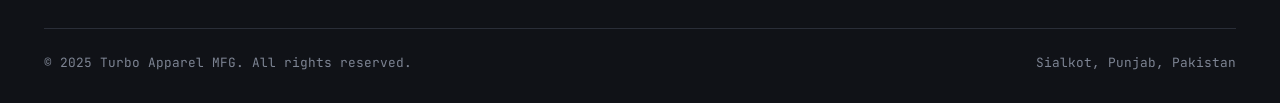
<file: process.html>
<!DOCTYPE html>
<html lang="en">
<head>
<meta charset="UTF-8">
<meta name="viewport" content="width=device-width, initial-scale=1.0">
<title>Our Process — Turbo Apparel MFG</title>
<meta name="description" content="From fabric knitting to finished, packed garments — see the full in-house manufacturing process at Turbo Apparel MFG, Sialkot, Pakistan.">
<link rel="preconnect" href="https://fonts.googleapis.com">
<link href="https://fonts.googleapis.com/css2?family=Archivo:wght@700;800;900&family=Inter:wght@400;500;600;700&family=JetBrains+Mono:wght@400;500&display=swap" rel="stylesheet">
<link rel="stylesheet" href="styles.css">
</head>
<body>

<header class="site">
  <div class="container nav-wrap">
    <a href="index.html" class="brand">
      <img src="assets/logo/logo.jpg" alt="Turbo Apparel MFG logo">
      <span class="brand-name">TURBO <span>APPAREL MFG</span></span>
    </a>
    <nav class="main-links">
      <a href="index.html">Home</a>
      <a href="about.html">About</a>
      <a href="services.html">Services</a>
      <a href="portfolio.html">Portfolio</a>
      <a href="process.html" class="active">Our Process</a>
      <a href="contact.html">Contact</a>
    </nav>
    <div class="nav-cta">
      <a href="contact.html" class="btn btn-primary">Get A Quote</a>
      <button class="nav-toggle" aria-label="Menu"><span></span><span></span><span></span></button>
    </div>
  </div>
</header>

<section class="page-hero">
  <div class="container">
    <div class="eyebrow">Fabric To Finished Product</div>
    <h1>Nothing leaves this floor<br>we didn't make ourselves.</h1>
    <p>Follow one real production run — a DISTVNT red sweatsuit — through every stage of our in-house process.</p>
  </div>
</section>

<section>
  <div class="container">

    <div class="process-step">
      <div class="pnum">01</div>
      <div class="pimg"><video class="proc-vid" controls playsinline poster="assets/process/01-knitting-frame.jpg"><source src="assets/process-video/01-knitting.mp4" type="video/mp4"></video></div>
      <div class="ptext">
        <span class="mono">Stage 01</span>
        <h3>Fabric Knitting</h3>
        <p>Every roll starts as raw yarn on our own circular knitting machines — full control over weight, weave and stretch before a single dye touches the fabric.</p>
      </div>
    </div>

    <div class="process-step reverse">
      <div class="pnum">02</div>
      <div class="ptext">
        <span class="mono">Stage 02</span>
        <h3>Fabric Color Dye</h3>
        <p>Fabric is dyed in-house and color-matched to spec — the same process behind every colorway in our portfolio, from deep reds to pastel pinks.</p>
      </div>
      <div class="pimg"><video class="proc-vid" controls playsinline poster="assets/process/02-dye-frame.jpg"><source src="assets/process-video/02-dye.mp4" type="video/mp4"></video></div>
    </div>

    <div class="process-step">
      <div class="pnum">03</div>
      <div class="pimg"><video class="proc-vid" controls playsinline poster="assets/process/03-razing-frame.jpg"><source src="assets/process-video/03-razing.mp4" type="video/mp4"></video></div>
      <div class="ptext">
        <span class="mono">Stage 03</span>
        <h3>Fabric Razing</h3>
        <p>Dyed fleece is raised and brushed for that soft, heavyweight hand-feel — the detail that separates premium sweatsuits from thin blanks.</p>
      </div>
    </div>

    <div class="process-step reverse">
      <div class="pnum">04</div>
      <div class="ptext">
        <span class="mono">Stage 04</span>
        <h3>Fabric Cutting</h3>
        <p>Panels are cut to pattern for the hoodie and jogger set, ready to move into embroidery and assembly.</p>
      </div>
      <div class="pimg"><video class="proc-vid" controls playsinline poster="assets/process/04-cutting-frame.jpg"><source src="assets/process-video/04-cutting.mp4" type="video/mp4"></video></div>
    </div>

    <div class="process-step">
      <div class="pnum">05</div>
      <div class="pimg"><video class="proc-vid" controls playsinline poster="assets/process/05-embroidery-frame.jpg"><source src="assets/process-video/05-embroidery.mp4" type="video/mp4"></video></div>
      <div class="ptext">
        <span class="mono">Stage 05</span>
        <h3>Embroidery In Progress</h3>
        <p>Multi-needle machines stitch the logo and branding — monitored throughout for thread tension and placement accuracy.</p>
      </div>
    </div>

    <div class="process-step reverse">
      <div class="pnum">06</div>
      <div class="ptext">
        <span class="mono">Stage 06</span>
        <h3>Embroidery Completed</h3>
        <p>Clean, dense stitching with sharp edges — the "DISTVNT · Stay Out The Way" logo fully rendered in two-tone thread.</p>
      </div>
      <div class="pimg">
        <div class="process-media">
          <img src="assets/process/06-embroidery-done-a.jpg" alt="Completed DISTVNT embroidery, front detail">
          <img src="assets/process/06-embroidery-done-b.jpg" alt="Completed DISTVNT embroidery, side detail">
        </div>
      </div>
    </div>

    <div class="process-step">
      <div class="pnum">07</div>
      <div class="pimg"><video class="proc-vid" controls playsinline poster="assets/process/07-stitchingqc-frame.jpg"><source src="assets/process-video/07-stitchingqc.mp4" type="video/mp4"></video></div>
      <div class="ptext">
        <span class="mono">Stage 07</span>
        <h3>Stitching QC</h3>
        <p>Every seam is checked by hand before a garment moves forward — loose threads, misaligned panels and stitch defects are caught here.</p>
      </div>
    </div>

    <div class="process-step reverse">
      <div class="pnum">08</div>
      <div class="ptext">
        <span class="mono">Stage 08</span>
        <h3>QC Pressing</h3>
        <p>Finished garments are steam-pressed and given a final quality pass for shape, color consistency and finish.</p>
      </div>
      <div class="pimg"><video class="proc-vid" controls playsinline poster="assets/process/08-pressingqc-frame.jpg"><source src="assets/process-video/08-pressingqc.mp4" type="video/mp4"></video></div>
    </div>

    <div class="process-step">
      <div class="pnum">09</div>
      <div class="pimg">
        <div class="process-media">
          <img src="assets/process/10-final-1.jpg" alt="Fully completed DISTVNT red sweatsuit">
          <img src="assets/process/10-final-2.jpg" alt="Fully completed DISTVNT red sweatsuit, folded">
        </div>
      </div>
      <div class="ptext">
        <span class="mono">Stage 09</span>
        <h3>Fully Completed</h3>
        <p>From raw yarn to a finished, retail-ready sweatsuit — every stage handled on our own floor, start to finish.</p>
      </div>
    </div>

  </div>
</section>

<section class="bg-off">
  <div class="container">
    <div class="stat-strip">
      <div class="stat"><div class="num">7 Days</div><div class="label">Sample Turnaround</div></div>
      <div class="stat"><div class="num">7-10 Days</div><div class="label">Bulk Production</div></div>
      <div class="stat"><div class="num">100%</div><div class="label">In-House Process</div></div>
    </div>
  </div>
</section>

<div class="cta-band">
  <div class="container">
    <h2>Want to see this run<br>on your design?</h2>
    <p>Send your artwork and we'll walk you through timelines and pricing.</p>
    <a href="contact.html" class="btn btn-dark">Get A Quote</a>
  </div>
</div>

<footer class="site">
  <div class="container">
    <div class="footer-grid">
      <div class="footer-brand">
        <img src="assets/logo/logo.jpg" alt="Turbo Apparel MFG" style="height:36px;margin-bottom:16px;background:#fff;padding:4px;border-radius:3px;">
        <p>Full-service custom clothing factory in Sialkot, Pakistan. Private-label manufacturing for streetwear, uniforms and sportswear brands worldwide.</p>
        <div class="qr-box">
          <img src="assets/misc/instagram-qr.jpg" alt="Instagram QR code @turboapparel_mfg">
          <span>Scan to follow<br>@turboapparel_mfg</span>
        </div>
      </div>
      <div>
        <h4>Navigate</h4>
        <ul>
          <li><a href="about.html">About Us</a></li>
          <li><a href="services.html">Services</a></li>
          <li><a href="portfolio.html">Portfolio</a></li>
          <li><a href="process.html">Our Process</a></li>
        </ul>
      </div>
      <div>
        <h4>Services</h4>
        <ul>
          <li><a href="services.html">Screen Printing</a></li>
          <li><a href="services.html">Embroidery</a></li>
          <li><a href="services.html">Rhinestones</a></li>
          <li><a href="services.html">Accessories</a></li>
        </ul>
      </div>
      <div>
        <h4>Contact</h4>
        <ul>
          <li><a href="https://wa.me/923107834642">+92 310 7834642</a></li>
          <li><a href="mailto:stktsupply@gmail.com">stktsupply@gmail.com</a></li>
          <li><a href="https://instagram.com/turboapparel_mfg">@turboapparel_mfg</a></li>
          <li>Warehouse 9/734, Muzzafarpur,<br>Roras Road, Sialkot, Pakistan</li>
        </ul>
      </div>
    </div>
    <div class="footer-bottom">
      <span>© 2025 Turbo Apparel MFG. All rights reserved.</span>
      <span>Sialkot, Punjab, Pakistan</span>
    </div>
  </div>
</footer>

<script src="script.js"></script>
</body>
</html>
</file>
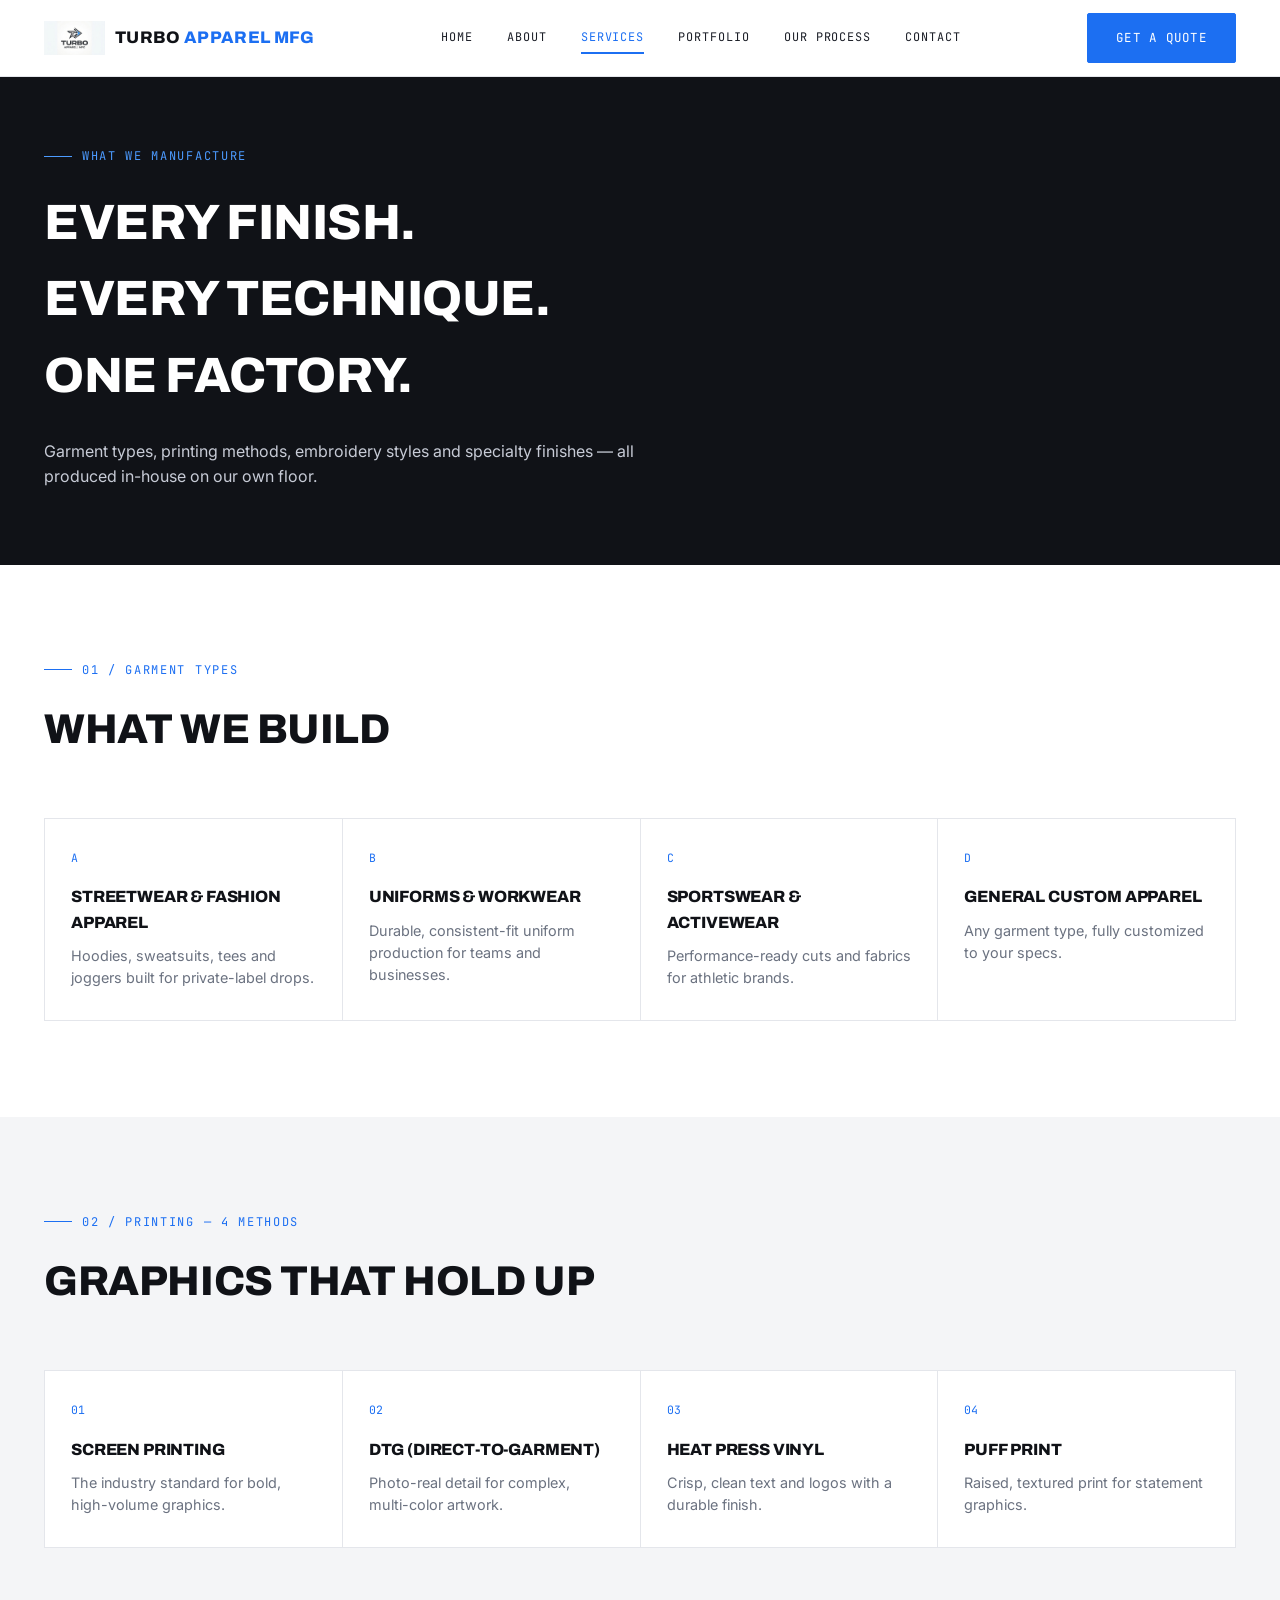
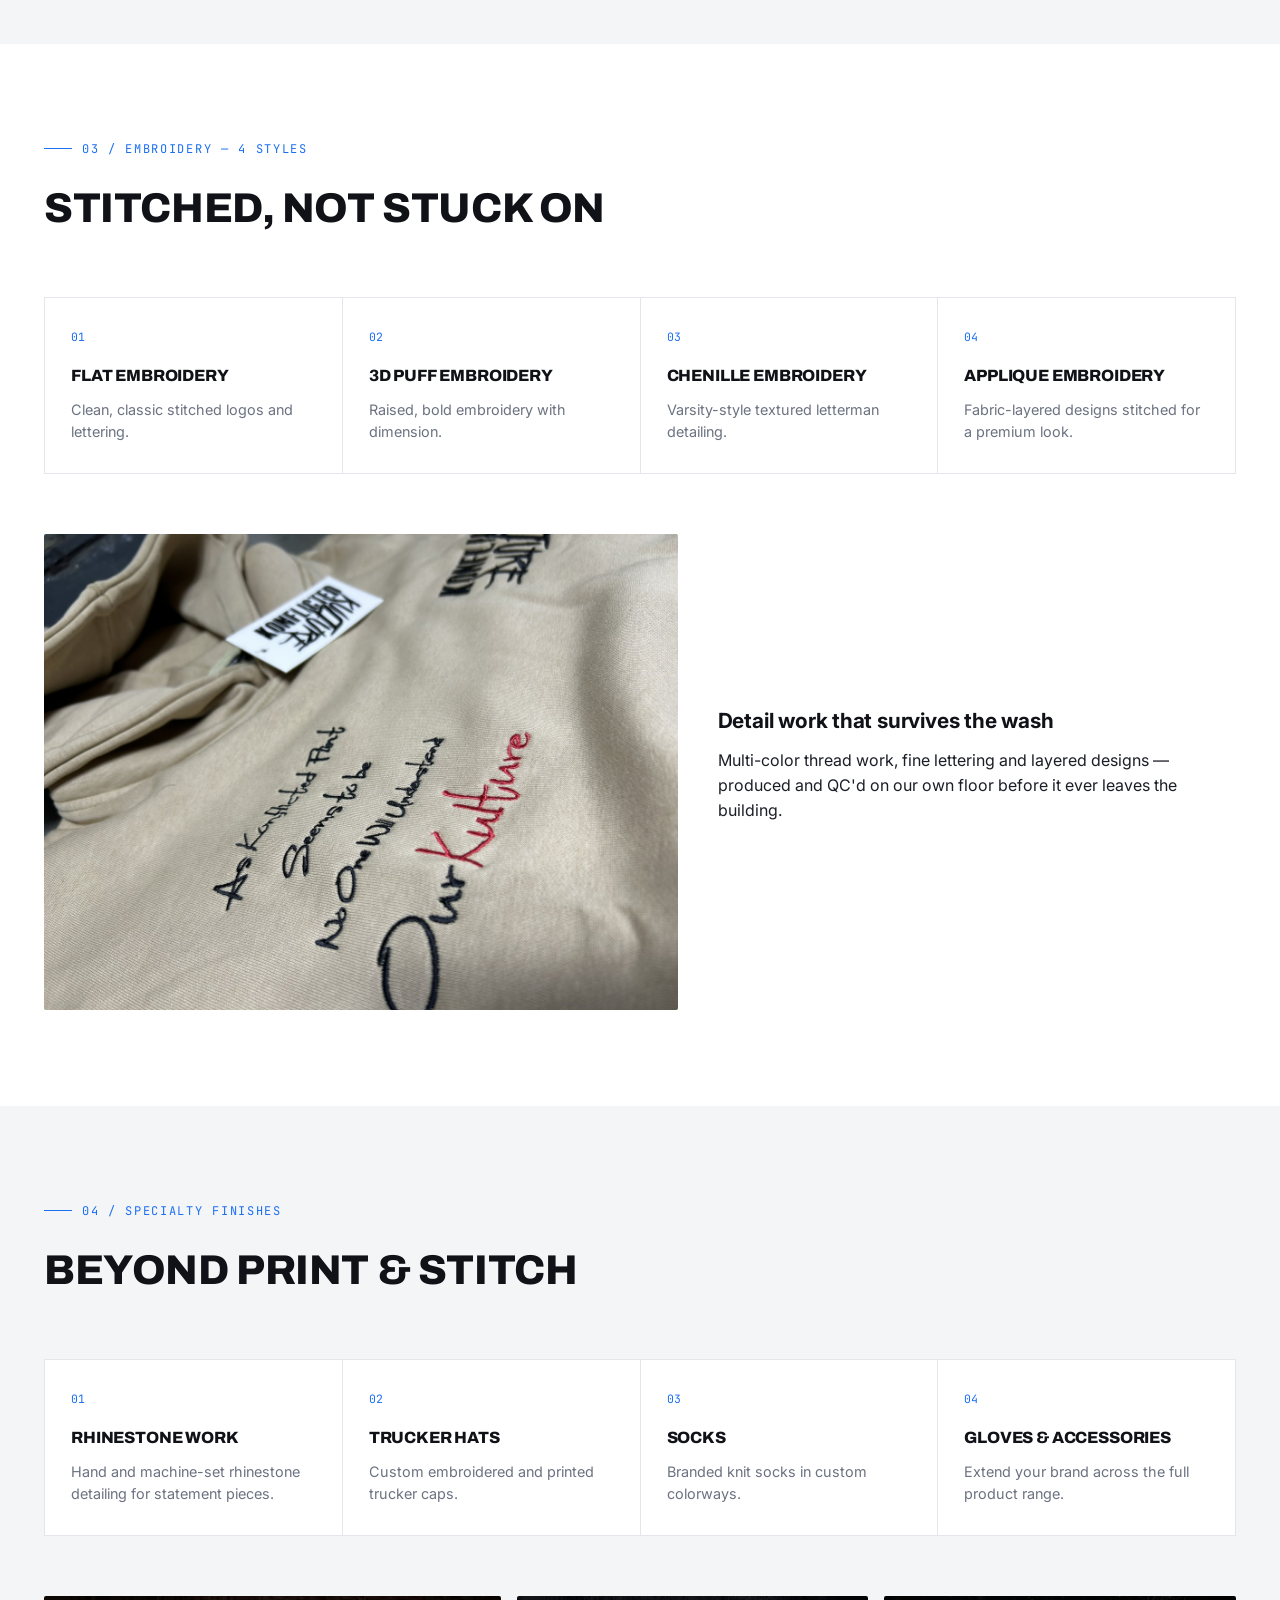
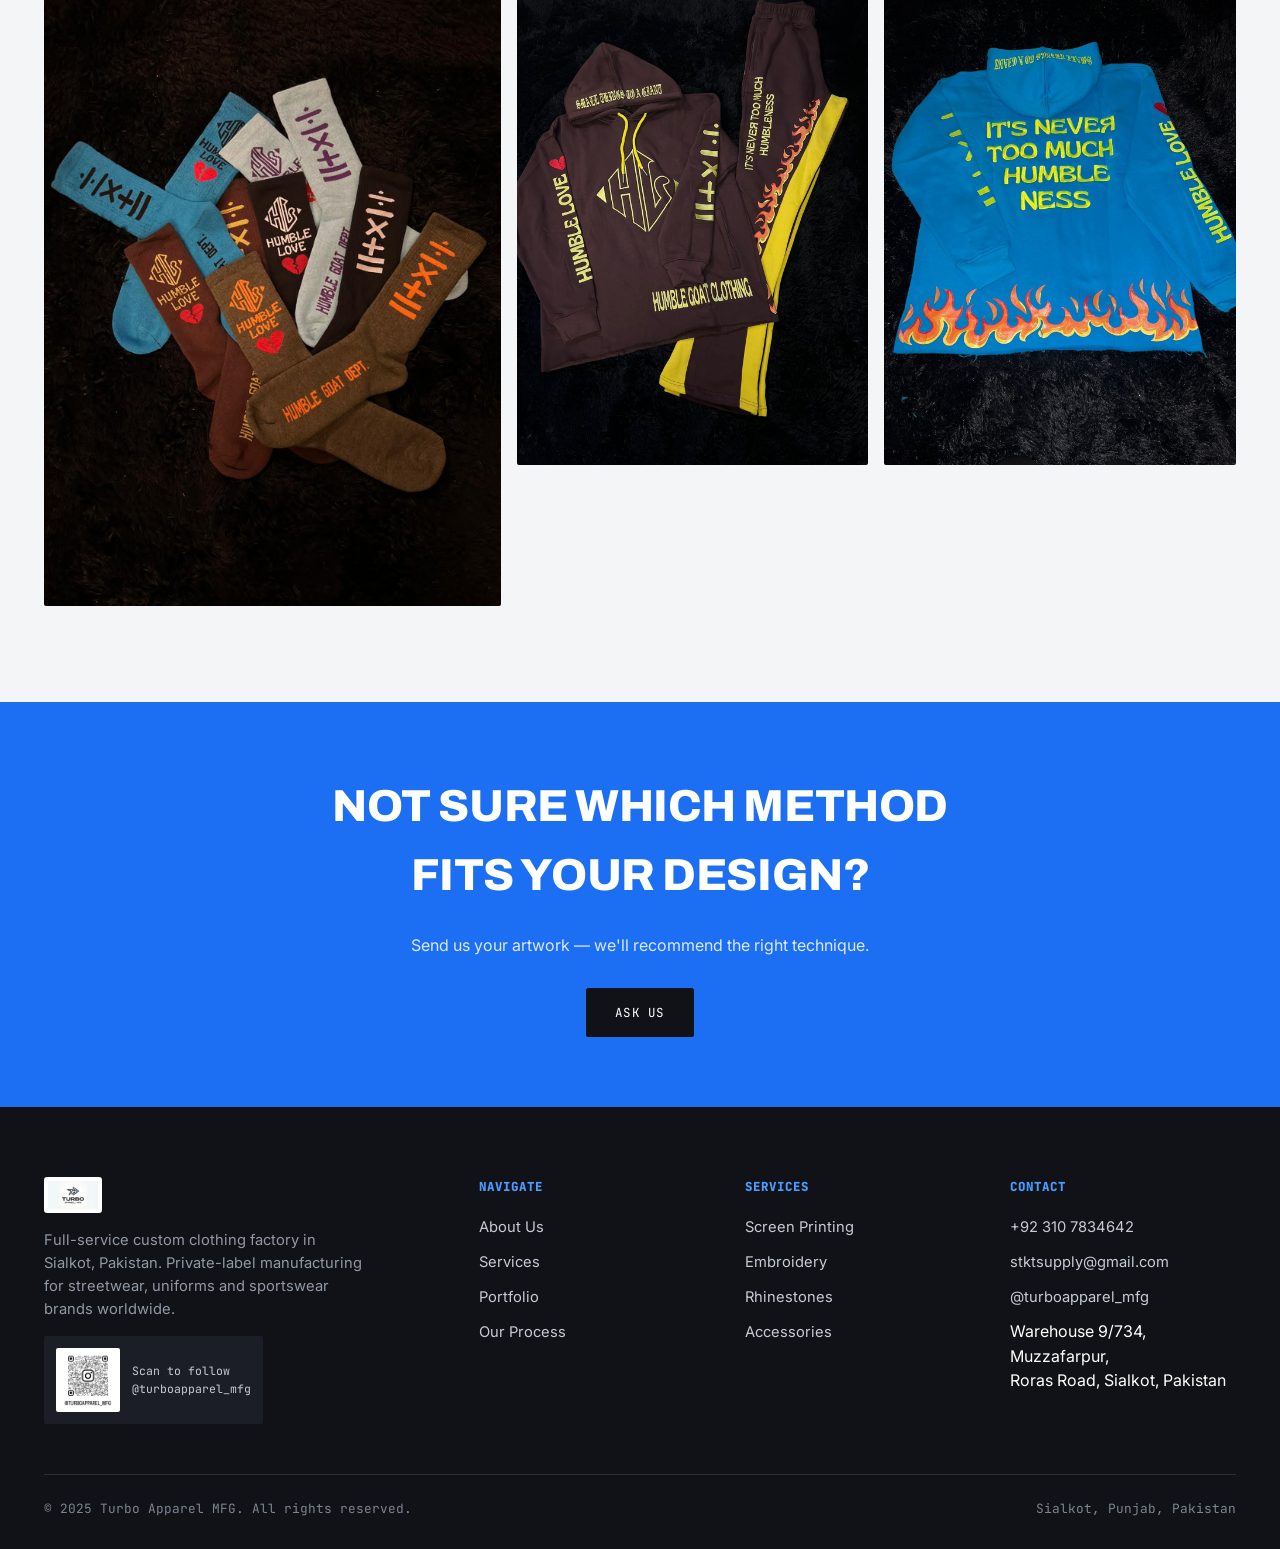
<file: services.html>
<!DOCTYPE html>
<html lang="en">
<head>
<meta charset="UTF-8">
<meta name="viewport" content="width=device-width, initial-scale=1.0">
<title>Services — Turbo Apparel MFG</title>
<meta name="description" content="Printing, embroidery, rhinestones and accessory manufacturing at Turbo Apparel MFG — Sialkot, Pakistan.">
<link rel="preconnect" href="https://fonts.googleapis.com">
<link href="https://fonts.googleapis.com/css2?family=Archivo:wght@700;800;900&family=Inter:wght@400;500;600;700&family=JetBrains+Mono:wght@400;500&display=swap" rel="stylesheet">
<link rel="stylesheet" href="styles.css">
</head>
<body>

<header class="site">
  <div class="container nav-wrap">
    <a href="index.html" class="brand">
      <img src="assets/logo/logo.jpg" alt="Turbo Apparel MFG logo">
      <span class="brand-name">TURBO <span>APPAREL MFG</span></span>
    </a>
    <nav class="main-links">
      <a href="index.html">Home</a>
      <a href="about.html">About</a>
      <a href="services.html" class="active">Services</a>
      <a href="portfolio.html">Portfolio</a>
      <a href="process.html">Our Process</a>
      <a href="contact.html">Contact</a>
    </nav>
    <div class="nav-cta">
      <a href="contact.html" class="btn btn-primary">Get A Quote</a>
      <button class="nav-toggle" aria-label="Menu"><span></span><span></span><span></span></button>
    </div>
  </div>
</header>

<section class="page-hero">
  <div class="container">
    <div class="eyebrow">What We Manufacture</div>
    <h1>Every finish.<br>Every technique.<br>One factory.</h1>
    <p>Garment types, printing methods, embroidery styles and specialty finishes — all produced in-house on our own floor.</p>
  </div>
</section>

<section>
  <div class="container">
    <div class="section-head">
      <div class="eyebrow">01 / Garment Types</div>
      <h2>What we build</h2>
    </div>
    <div class="services-grid">
      <div class="service-card"><span class="service-num">A</span><h3>Streetwear &amp; Fashion Apparel</h3><p>Hoodies, sweatsuits, tees and joggers built for private-label drops.</p></div>
      <div class="service-card"><span class="service-num">B</span><h3>Uniforms &amp; Workwear</h3><p>Durable, consistent-fit uniform production for teams and businesses.</p></div>
      <div class="service-card"><span class="service-num">C</span><h3>Sportswear &amp; Activewear</h3><p>Performance-ready cuts and fabrics for athletic brands.</p></div>
      <div class="service-card"><span class="service-num">D</span><h3>General Custom Apparel</h3><p>Any garment type, fully customized to your specs.</p></div>
    </div>
  </div>
</section>

<section class="bg-off">
  <div class="container">
    <div class="section-head">
      <div class="eyebrow">02 / Printing — 4 Methods</div>
      <h2>Graphics that hold up</h2>
    </div>
    <div class="services-grid">
      <div class="service-card"><span class="service-num">01</span><h3>Screen Printing</h3><p>The industry standard for bold, high-volume graphics.</p></div>
      <div class="service-card"><span class="service-num">02</span><h3>DTG (Direct-to-Garment)</h3><p>Photo-real detail for complex, multi-color artwork.</p></div>
      <div class="service-card"><span class="service-num">03</span><h3>Heat Press Vinyl</h3><p>Crisp, clean text and logos with a durable finish.</p></div>
      <div class="service-card"><span class="service-num">04</span><h3>Puff Print</h3><p>Raised, textured print for statement graphics.</p></div>
    </div>
  </div>
</section>

<section>
  <div class="container">
    <div class="section-head">
      <div class="eyebrow">03 / Embroidery — 4 Styles</div>
      <h2>Stitched, not stuck on</h2>
    </div>
    <div class="services-grid">
      <div class="service-card"><span class="service-num">01</span><h3>Flat Embroidery</h3><p>Clean, classic stitched logos and lettering.</p></div>
      <div class="service-card"><span class="service-num">02</span><h3>3D Puff Embroidery</h3><p>Raised, bold embroidery with dimension.</p></div>
      <div class="service-card"><span class="service-num">03</span><h3>Chenille Embroidery</h3><p>Varsity-style textured letterman detailing.</p></div>
      <div class="service-card"><span class="service-num">04</span><h3>Applique Embroidery</h3><p>Fabric-layered designs stitched for a premium look.</p></div>
    </div>
    <div class="mt cap-grid">
      <img src="assets/portfolio/kk-macro.jpg" alt="Close-up embroidery detail by Turbo Apparel MFG">
      <div>
        <h3 style="text-transform:none;font-family:var(--body);font-weight:700;font-size:1.3rem;">Detail work that survives the wash</h3>
        <p>Multi-color thread work, fine lettering and layered designs — produced and QC'd on our own floor before it ever leaves the building.</p>
      </div>
    </div>
  </div>
</section>

<section class="bg-off">
  <div class="container">
    <div class="section-head">
      <div class="eyebrow">04 / Specialty Finishes</div>
      <h2>Beyond print &amp; stitch</h2>
    </div>
    <div class="services-grid">
      <div class="service-card"><span class="service-num">01</span><h3>Rhinestone Work</h3><p>Hand and machine-set rhinestone detailing for statement pieces.</p></div>
      <div class="service-card"><span class="service-num">02</span><h3>Trucker Hats</h3><p>Custom embroidered and printed trucker caps.</p></div>
      <div class="service-card"><span class="service-num">03</span><h3>Socks</h3><p>Branded knit socks in custom colorways.</p></div>
      <div class="service-card"><span class="service-num">04</span><h3>Gloves &amp; Accessories</h3><p>Extend your brand across the full product range.</p></div>
    </div>
    <div class="brand-photos mt">
      <img class="tall" src="assets/portfolio/hgc-socks.jpg" alt="Custom branded socks manufactured by Turbo Apparel MFG">
      <img src="assets/portfolio/hgc-1.jpg" alt="Custom tracksuit by Turbo Apparel MFG">
      <img src="assets/portfolio/hgc-4.jpg" alt="Custom embroidered hoodie by Turbo Apparel MFG">
    </div>
  </div>
</section>

<div class="cta-band">
  <div class="container">
    <h2>Not sure which method<br>fits your design?</h2>
    <p>Send us your artwork — we'll recommend the right technique.</p>
    <a href="contact.html" class="btn btn-dark">Ask Us</a>
  </div>
</div>

<footer class="site">
  <div class="container">
    <div class="footer-grid">
      <div class="footer-brand">
        <img src="assets/logo/logo.jpg" alt="Turbo Apparel MFG" style="height:36px;margin-bottom:16px;background:#fff;padding:4px;border-radius:3px;">
        <p>Full-service custom clothing factory in Sialkot, Pakistan. Private-label manufacturing for streetwear, uniforms and sportswear brands worldwide.</p>
        <div class="qr-box">
          <img src="assets/misc/instagram-qr.jpg" alt="Instagram QR code @turboapparel_mfg">
          <span>Scan to follow<br>@turboapparel_mfg</span>
        </div>
      </div>
      <div>
        <h4>Navigate</h4>
        <ul>
          <li><a href="about.html">About Us</a></li>
          <li><a href="services.html">Services</a></li>
          <li><a href="portfolio.html">Portfolio</a></li>
          <li><a href="process.html">Our Process</a></li>
        </ul>
      </div>
      <div>
        <h4>Services</h4>
        <ul>
          <li><a href="services.html">Screen Printing</a></li>
          <li><a href="services.html">Embroidery</a></li>
          <li><a href="services.html">Rhinestones</a></li>
          <li><a href="services.html">Accessories</a></li>
        </ul>
      </div>
      <div>
        <h4>Contact</h4>
        <ul>
          <li><a href="https://wa.me/923107834642">+92 310 7834642</a></li>
          <li><a href="mailto:stktsupply@gmail.com">stktsupply@gmail.com</a></li>
          <li><a href="https://instagram.com/turboapparel_mfg">@turboapparel_mfg</a></li>
          <li>Warehouse 9/734, Muzzafarpur,<br>Roras Road, Sialkot, Pakistan</li>
        </ul>
      </div>
    </div>
    <div class="footer-bottom">
      <span>© 2025 Turbo Apparel MFG. All rights reserved.</span>
      <span>Sialkot, Punjab, Pakistan</span>
    </div>
  </div>
</footer>

<script src="script.js"></script>
</body>
</html>
</file>
<file: styles.css>
/* ================================
   TURBO APPAREL MFG — Design System
   ================================ */

:root{
  --ink: #101217;
  --ink-soft: #1B1E27;
  --blue: #1C6FF2;
  --blue-deep: #0E3F94;
  --blue-bright: #4C9BFF;
  --white: #FFFFFF;
  --off: #F4F5F7;
  --line: #E4E6EB;
  --text-muted: #6B7280;
  --text-soft: #9AA0AC;

  --display: "Archivo", "Arial Narrow", sans-serif;
  --body: "Inter", -apple-system, sans-serif;
  --mono: "JetBrains Mono", "Courier New", monospace;

  --max: 1240px;
  --radius: 2px;
}

*{box-sizing:border-box;}
html{scroll-behavior:smooth;}
body{
  margin:0;
  font-family:var(--body);
  color:var(--ink);
  background:var(--white);
  -webkit-font-smoothing:antialiased;
  line-height:1.55;
}
img{max-width:100%;display:block;}
a{color:inherit;text-decoration:none;}
h1,h2,h3,h4{
  font-family:var(--display);
  font-weight:800;
  letter-spacing:-0.01em;
  margin:0 0 .5em;
  text-transform:uppercase;
}
p{margin:0 0 1em;color:var(--ink-soft);}
.container{max-width:var(--max);margin:0 auto;padding:0 24px;}
.mono{font-family:var(--mono);text-transform:uppercase;letter-spacing:.08em;font-size:.72rem;}

/* ---------- Buttons ---------- */
.btn{
  display:inline-flex;align-items:center;gap:8px;
  padding:14px 28px;
  font-family:var(--mono);
  font-size:.78rem;
  letter-spacing:.1em;
  text-transform:uppercase;
  border:1.5px solid var(--ink);
  border-radius:var(--radius);
  transition:all .18s ease;
  cursor:pointer;
  background:none;
}
.btn-primary{background:var(--blue);border-color:var(--blue);color:#fff;}
.btn-primary:hover{background:var(--blue-deep);border-color:var(--blue-deep);}
.btn-dark{background:var(--ink);border-color:var(--ink);color:#fff;}
.btn-dark:hover{background:#000;}
.btn-ghost{background:transparent;color:var(--ink);}
.btn-ghost:hover{background:var(--ink);color:#fff;}
.btn-ghost-light{background:transparent;color:#fff;border-color:rgba(255,255,255,.5);}
.btn-ghost-light:hover{background:#fff;color:var(--ink);}
.btn svg{width:14px;height:14px;}

/* ---------- Header / Nav ---------- */
header.site{
  position:sticky;top:0;z-index:100;
  background:rgba(255,255,255,.92);
  backdrop-filter:blur(10px);
  border-bottom:1px solid var(--line);
}
.nav-wrap{
  display:flex;align-items:center;justify-content:space-between;
  height:76px;
}
.brand{display:flex;align-items:center;gap:10px;}
.brand img{height:34px;width:auto;}
.brand-name{font-family:var(--display);font-weight:800;font-size:1.05rem;letter-spacing:.02em;}
.brand-name span{color:var(--blue);}

nav.main-links{display:flex;gap:34px;align-items:center;}
nav.main-links a{
  font-family:var(--mono);font-size:.74rem;letter-spacing:.08em;
  text-transform:uppercase;color:var(--ink-soft);
  padding:6px 0;border-bottom:2px solid transparent;
  transition:.15s;
}
nav.main-links a:hover,nav.main-links a.active{color:var(--blue);border-color:var(--blue);}
.nav-cta{display:flex;align-items:center;gap:14px;}
.nav-toggle{display:none;background:none;border:none;cursor:pointer;padding:8px;}
.nav-toggle span{display:block;width:24px;height:2px;background:var(--ink);margin:5px 0;}

/* ---------- Hero ---------- */
.hero{
  position:relative;
  background:var(--ink);
  color:#fff;
  overflow:hidden;
  padding:110px 0 90px;
}
.hero::before{
  content:"";
  position:absolute;right:-10%;top:-20%;
  width:70%;height:140%;
  background:linear-gradient(135deg, var(--blue) 0%, var(--blue-deep) 55%, transparent 75%);
  clip-path:polygon(30% 0, 100% 0, 100% 100%, 0% 100%);
  opacity:.85;
}
.hero-inner{position:relative;z-index:2;display:grid;grid-template-columns:1.1fr .9fr;gap:50px;align-items:center;}
.eyebrow{
  font-family:var(--mono);font-size:.75rem;letter-spacing:.14em;text-transform:uppercase;
  color:var(--blue-bright);margin-bottom:18px;display:flex;align-items:center;gap:10px;
}
.eyebrow::before{content:"";width:28px;height:1px;background:var(--blue-bright);}
.hero h1{font-size:clamp(2.4rem,5vw,4rem);line-height:.98;margin-bottom:22px;}
.hero p.lede{color:#C7CBD6;font-size:1.08rem;max-width:520px;margin-bottom:34px;}
.hero-ctas{display:flex;gap:16px;flex-wrap:wrap;}
.hero-photo{position:relative;}
.hero-photo img{border-radius:var(--radius);box-shadow:0 30px 70px rgba(0,0,0,.5);}
.hero-tag{
  position:absolute;bottom:-22px;left:-22px;
  background:#fff;color:var(--ink);
  padding:16px 20px;border-radius:var(--radius);
  box-shadow:0 20px 40px rgba(0,0,0,.25);
  font-family:var(--mono);font-size:.72rem;
}
.hero-tag b{display:block;font-family:var(--display);font-size:1.6rem;color:var(--blue);}

/* ---------- Trust / Spec bar ---------- */
.specbar{background:var(--ink);border-top:1px solid #2A2E38;}
.specbar .container{
  display:grid;grid-template-columns:repeat(4,1fr);
}
.spec-item{
  padding:26px 24px;border-left:1px solid #2A2E38;
  color:#fff;
}
.spec-item:first-child{border-left:none;}
.spec-item .num{font-family:var(--display);font-size:1.9rem;color:var(--blue-bright);}
.spec-item .label{font-family:var(--mono);font-size:.68rem;letter-spacing:.08em;text-transform:uppercase;color:var(--text-soft);margin-top:4px;}

/* ---------- Section basics ---------- */
section{padding:96px 0;}
.section-head{max-width:640px;margin-bottom:56px;}
.section-head .eyebrow{color:var(--blue);}
.section-head .eyebrow::before{background:var(--blue);}
.section-head h2{font-size:clamp(1.8rem,3.4vw,2.6rem);color:var(--ink);}
.section-head p{color:var(--text-muted);font-size:1.02rem;}
.bg-off{background:var(--off);}
.bg-ink{background:var(--ink);color:#fff;}
.bg-ink p{color:#B9BEC9;}
.bg-ink h2{color:#fff;}
.bg-ink .section-head .eyebrow{color:var(--blue-bright);}
.bg-ink .section-head .eyebrow::before{background:var(--blue-bright);}

/* ---------- Services grid ---------- */
.services-grid{display:grid;grid-template-columns:repeat(4,1fr);gap:1px;background:var(--line);border:1px solid var(--line);}
.service-card{background:#fff;padding:30px 26px;transition:.2s;}
.service-card:hover{background:var(--ink);color:#fff;}
.service-card:hover p{color:#C7CBD6;}
.service-card:hover .service-num{color:var(--blue-bright);}
.service-num{font-family:var(--mono);font-size:.72rem;color:var(--blue);margin-bottom:18px;display:block;}
.service-card h3{font-size:1.02rem;margin-bottom:10px;}
.service-card p{font-size:.9rem;color:var(--text-muted);margin:0;}

/* ---------- Capability photo strip ---------- */
.cap-grid{display:grid;grid-template-columns:1.1fr .9fr;gap:40px;align-items:center;}
.cap-grid img{border-radius:var(--radius);}
.cap-list{list-style:none;margin:0;padding:0;}
.cap-list li{
  display:flex;justify-content:space-between;align-items:baseline;
  padding:16px 0;border-bottom:1px solid var(--line);
  font-family:var(--mono);font-size:.82rem;text-transform:uppercase;letter-spacing:.04em;
}
.cap-list li b{font-family:var(--body);text-transform:none;letter-spacing:0;font-size:1rem;color:var(--ink);font-weight:600;}
.cap-list li span{color:var(--blue);}

/* ---------- Process timeline ---------- */
.process-step{
  display:grid;grid-template-columns:.5fr 1.5fr;gap:50px;
  padding:50px 0;border-top:1px solid var(--line);
  align-items:center;
}
.process-step:last-child{border-bottom:1px solid var(--line);}
.process-step .pnum{font-family:var(--display);font-size:3.2rem;color:var(--off);-webkit-text-stroke:1.5px var(--blue);color:transparent;}
.process-step .ptext .mono{color:var(--blue);margin-bottom:10px;display:block;}
.process-step .ptext h3{font-size:1.4rem;margin-bottom:12px;}
.process-step .ptext p{color:var(--text-muted);max-width:480px;}
.process-step .pimg img{border-radius:var(--radius);}
.proc-vid{width:100%;border-radius:var(--radius);display:block;background:#000;}
.process-step.reverse{grid-template-columns:1.5fr .5fr;}
.process-step.reverse .pnum{order:2;text-align:right;}
.process-media{display:grid;grid-template-columns:1fr 1fr;gap:40px;align-items:center;}

/* ---------- Portfolio ---------- */
.brand-block{padding:70px 0;border-top:1px solid var(--line);}
.brand-head{display:flex;justify-content:space-between;align-items:flex-end;margin-bottom:34px;flex-wrap:wrap;gap:16px;}
.brand-head h3{font-size:1.6rem;margin:0;}
.brand-head .tag-pill{
  font-family:var(--mono);font-size:.7rem;letter-spacing:.08em;text-transform:uppercase;
  border:1px solid var(--blue);color:var(--blue);padding:5px 12px;border-radius:20px;
}
.brand-photos{display:grid;grid-template-columns:1.3fr 1fr 1fr;gap:16px;}
.brand-photos img{border-radius:var(--radius);height:100%;object-fit:cover;}
.brand-photos .tall{grid-row:span 2;}

/* ---------- Testimonial / stat strip ---------- */
.stat-strip{display:grid;grid-template-columns:repeat(3,1fr);gap:1px;background:var(--line);border:1px solid var(--line);text-align:center;}
.stat-strip .stat{background:#fff;padding:44px 20px;}
.stat-strip .stat .num{font-family:var(--display);font-size:2.6rem;color:var(--blue);}
.stat-strip .stat .label{font-family:var(--mono);font-size:.72rem;text-transform:uppercase;letter-spacing:.08em;color:var(--text-muted);margin-top:6px;}

/* ---------- Quote form ---------- */
.quote-wrap{display:grid;grid-template-columns:.9fr 1.1fr;gap:60px;}
.quote-info h2{font-size:2rem;}
.info-row{display:flex;gap:14px;padding:18px 0;border-top:1px solid var(--line);}
.info-row .ico{width:20px;color:var(--blue);font-family:var(--mono);}
.info-row b{display:block;font-size:.95rem;}
.info-row span{color:var(--text-muted);font-size:.9rem;}
form.quote-form{background:var(--off);padding:36px;border-radius:var(--radius);}
.form-row{display:grid;grid-template-columns:1fr 1fr;gap:16px;margin-bottom:16px;}
.form-row.full{grid-template-columns:1fr;}
label{
  display:block;font-family:var(--mono);font-size:.68rem;text-transform:uppercase;
  letter-spacing:.06em;color:var(--text-muted);margin-bottom:6px;
}
input,select,textarea{
  width:100%;padding:12px 14px;border:1px solid var(--line);border-radius:var(--radius);
  font-family:var(--body);font-size:.92rem;background:#fff;
}
input:focus,select:focus,textarea:focus{outline:2px solid var(--blue);outline-offset:1px;border-color:var(--blue);}
textarea{resize:vertical;min-height:100px;}

/* ---------- Testimonial ---------- */
.testimonial-wrap{display:grid;grid-template-columns:.7fr 1.3fr;gap:50px;align-items:center;}
.testimonial-video{position:relative;border-radius:var(--radius);overflow:hidden;box-shadow:0 30px 70px rgba(0,0,0,.25);background:#000;}
.testimonial-video video{width:100%;display:block;max-height:640px;object-fit:cover;}
.testimonial-badge{
  display:inline-flex;align-items:center;gap:8px;
  font-family:var(--mono);font-size:.7rem;text-transform:uppercase;letter-spacing:.08em;
  color:var(--blue);border:1px solid var(--blue);padding:5px 12px;border-radius:20px;margin-bottom:20px;
}
.testimonial-badge::before{content:"●";color:var(--blue);font-size:.6rem;}
.testimonial-text h2{font-size:2rem;}
.testimonial-text p{color:var(--text-muted);font-size:1.05rem;max-width:480px;}

/* ---------- Footer ---------- */
footer.site{background:var(--ink);color:#fff;padding:70px 0 30px;}
.footer-grid{display:grid;grid-template-columns:1.4fr .8fr .8fr .8fr;gap:40px;margin-bottom:50px;}
.footer-grid h4{color:var(--blue-bright);font-size:.78rem;font-family:var(--mono);letter-spacing:.08em;margin-bottom:18px;}
.footer-grid ul{list-style:none;margin:0;padding:0;}
.footer-grid li{margin-bottom:10px;}
.footer-grid a{color:#C7CBD6;font-size:.92rem;}
.footer-grid a:hover{color:var(--blue-bright);}
.footer-brand p{color:#9198A6;max-width:320px;font-size:.92rem;}
.qr-box{display:flex;align-items:center;gap:12px;margin-top:16px;background:#1B1E27;padding:12px;border-radius:var(--radius);width:fit-content;}
.qr-box img{width:64px;height:64px;border-radius:2px;}
.qr-box span{font-family:var(--mono);font-size:.72rem;color:#C7CBD6;}
.footer-bottom{border-top:1px solid #2A2E38;padding-top:24px;display:flex;justify-content:space-between;flex-wrap:wrap;gap:10px;color:#7D8493;font-size:.8rem;font-family:var(--mono);}

/* ---------- Utility ---------- */
.grid-2{display:grid;grid-template-columns:1fr 1fr;gap:40px;}
.mt{margin-top:60px;}
.center{text-align:center;}
.cta-band{background:var(--blue);color:#fff;padding:70px 0;text-align:center;}
.cta-band h2{color:#fff;font-size:clamp(1.8rem,3.6vw,2.8rem);}
.cta-band p{color:#DCE8FF;margin-bottom:30px;}
.cta-band .btn-dark{background:var(--ink);border-color:var(--ink);}
.page-hero{background:var(--ink);color:#fff;padding:70px 0 60px;}
.page-hero h1{font-size:clamp(2rem,4vw,3.1rem);}
.page-hero p{color:#C7CBD6;max-width:600px;}

/* ---------- Responsive ---------- */
@media (max-width:980px){
  .hero-inner{grid-template-columns:1fr;}
  .hero-photo{order:-1;}
  .specbar .container{grid-template-columns:repeat(2,1fr);}
  .spec-item:nth-child(3){border-left:none;}
  .services-grid{grid-template-columns:repeat(2,1fr);}
  .cap-grid{grid-template-columns:1fr;}
  .stat-strip{grid-template-columns:1fr;}
  .quote-wrap{grid-template-columns:1fr;}
  .testimonial-wrap{grid-template-columns:1fr;}
  .testimonial-video{max-width:340px;margin:0 auto;}
  .footer-grid{grid-template-columns:1fr 1fr;}
  .process-step,.process-step.reverse{grid-template-columns:1fr;gap:20px;}
  .process-step .pnum{order:0!important;text-align:left!important;}
  .brand-photos{grid-template-columns:1fr 1fr;}
  .brand-photos .tall{grid-row:span 1;}
}
@media (max-width:760px){
  nav.main-links{
    position:fixed;top:76px;left:0;right:0;bottom:0;
    background:#fff;flex-direction:column;justify-content:flex-start;
    padding:40px 24px;gap:26px;
    transform:translateX(100%);transition:.25s;
  }
  nav.main-links.open{transform:translateX(0);}
  .nav-toggle{display:block;}
  .nav-cta .btn{display:none;}
  .form-row{grid-template-columns:1fr;}
  .footer-grid{grid-template-columns:1fr;}
  .services-grid{grid-template-columns:1fr;}
  section{padding:64px 0;}
}
</file>
